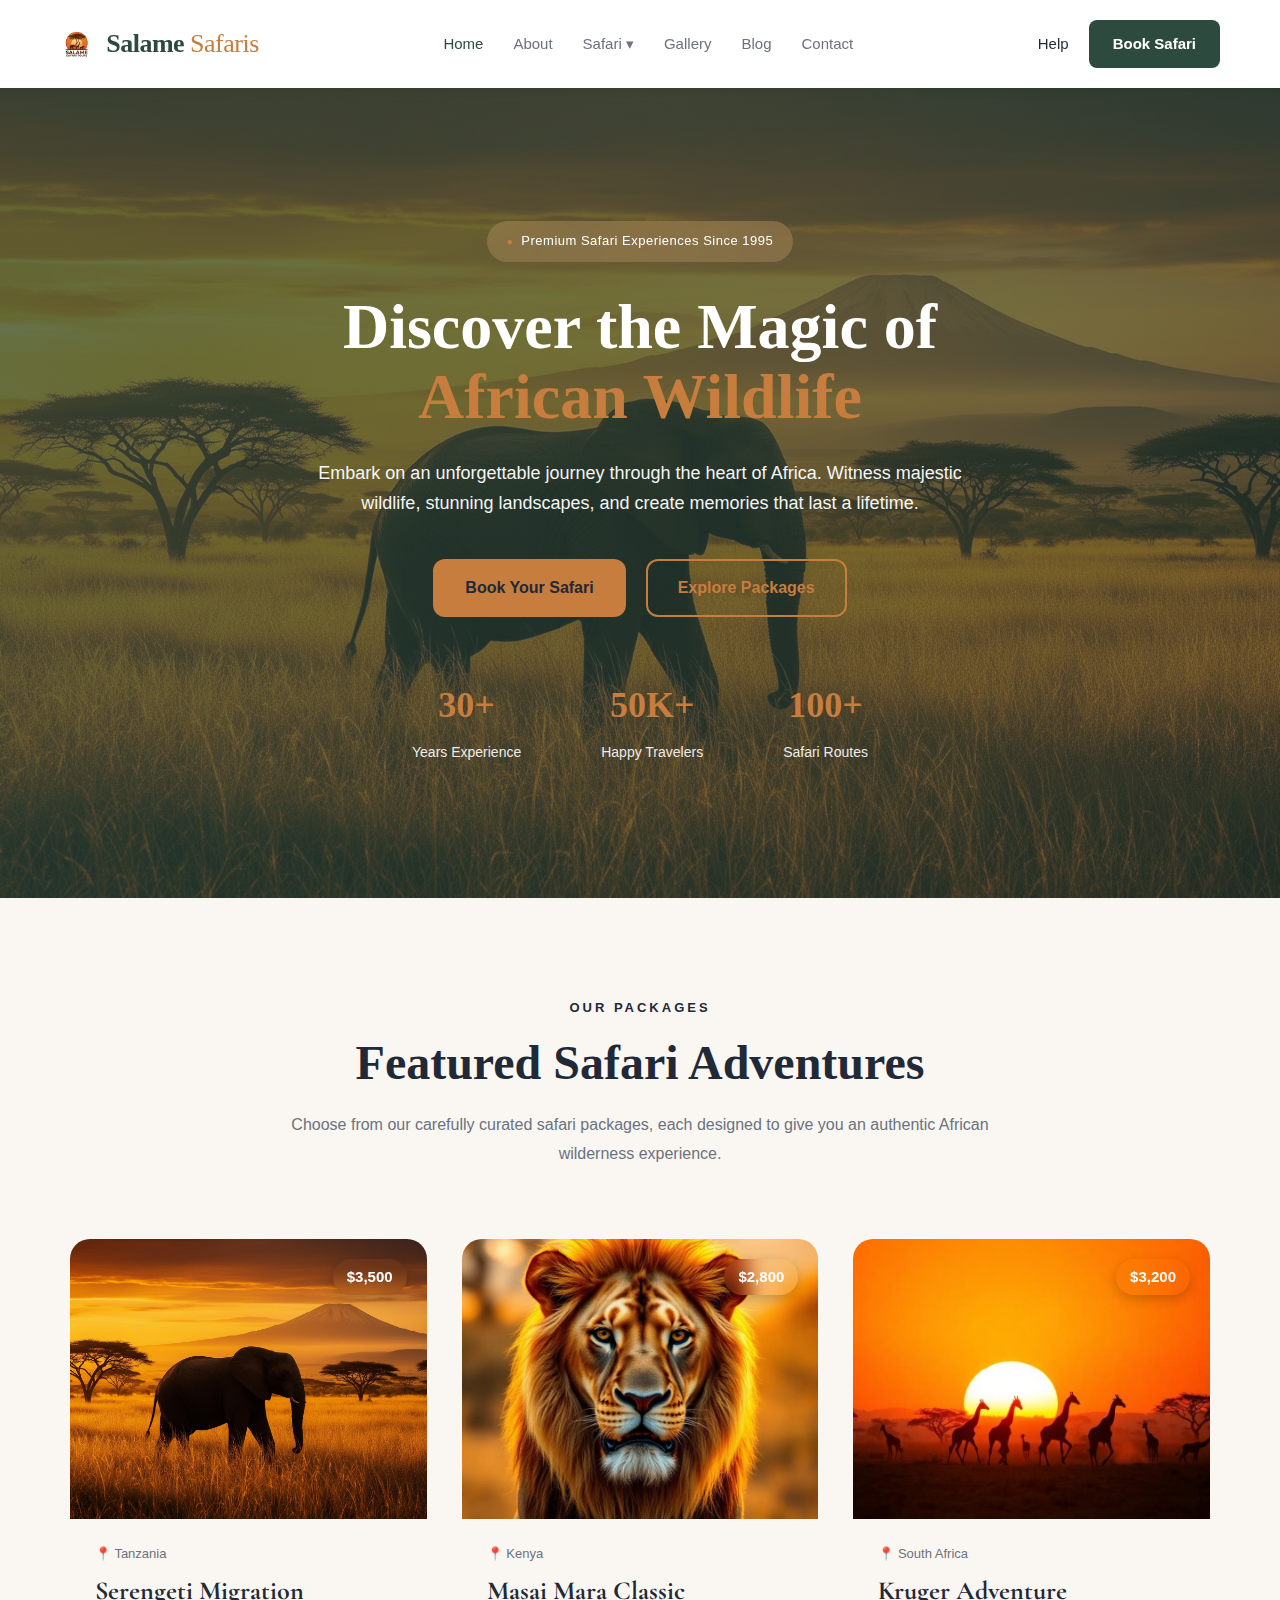
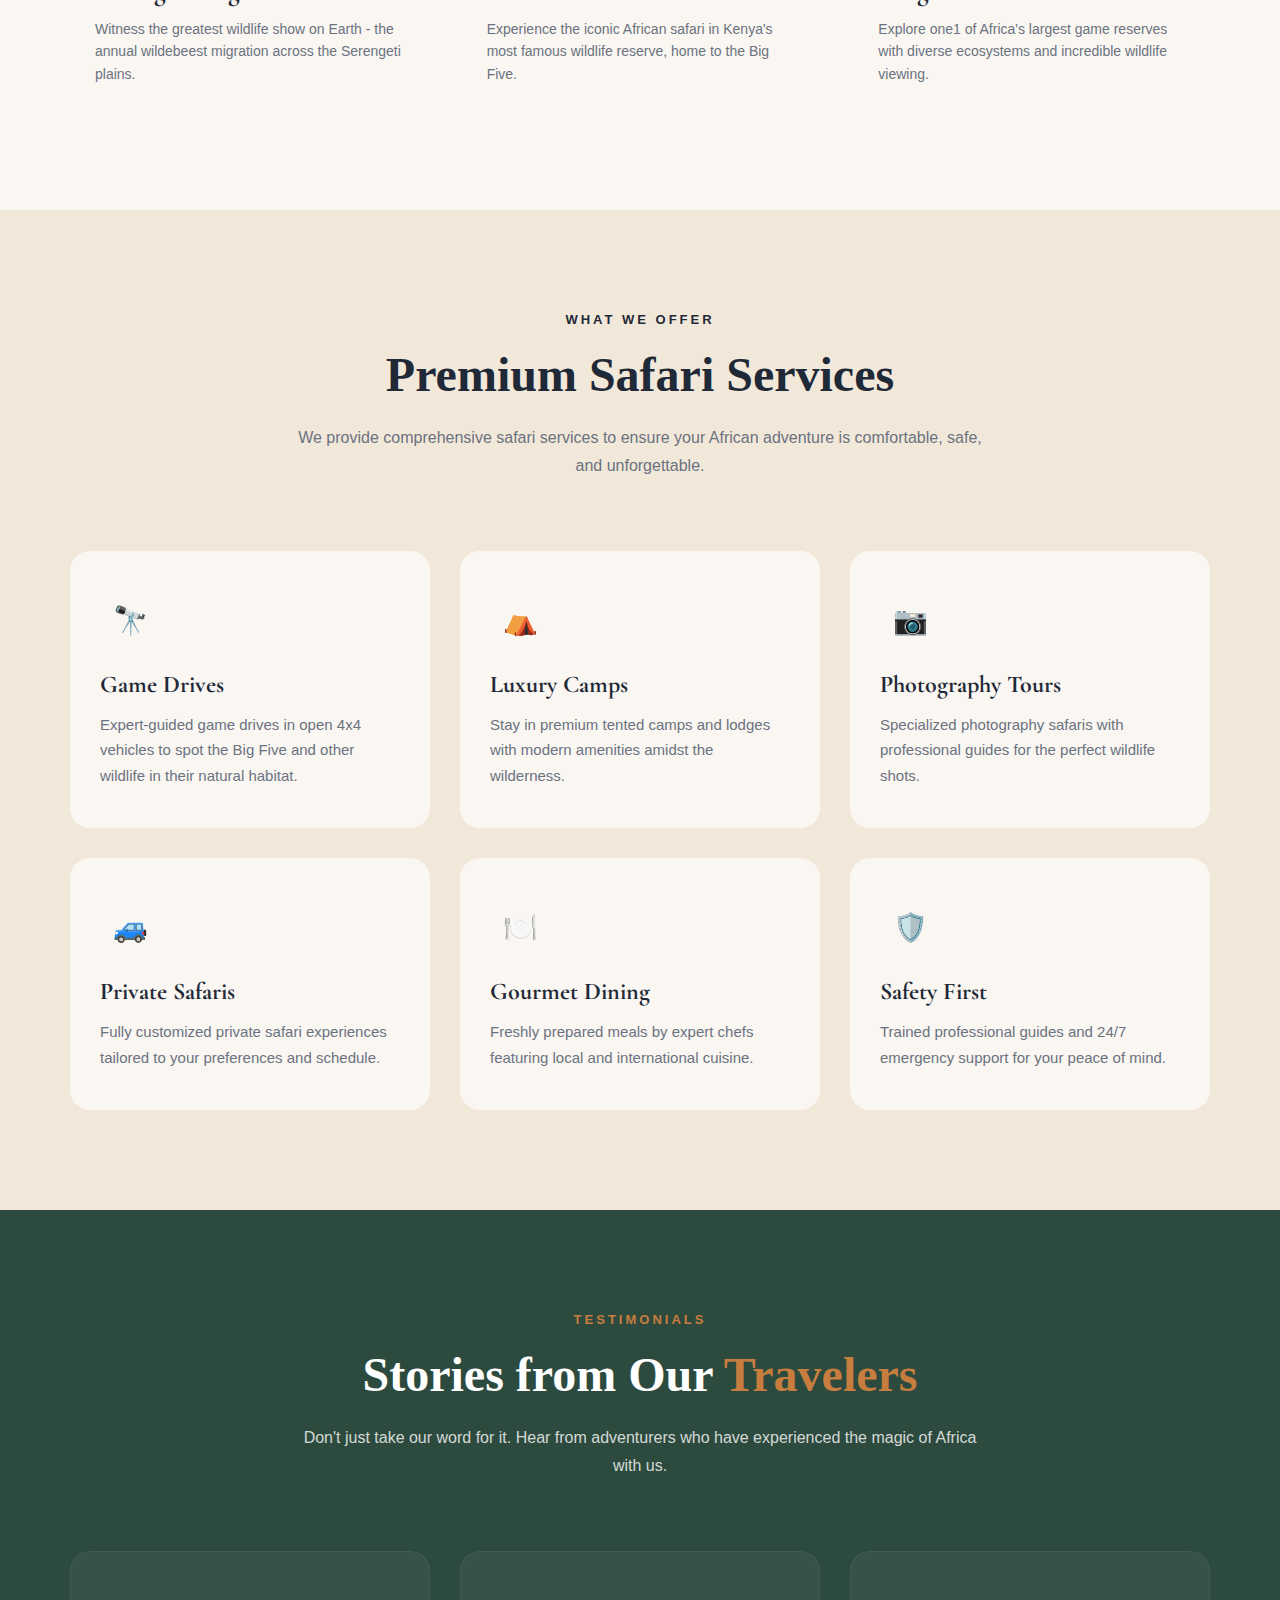
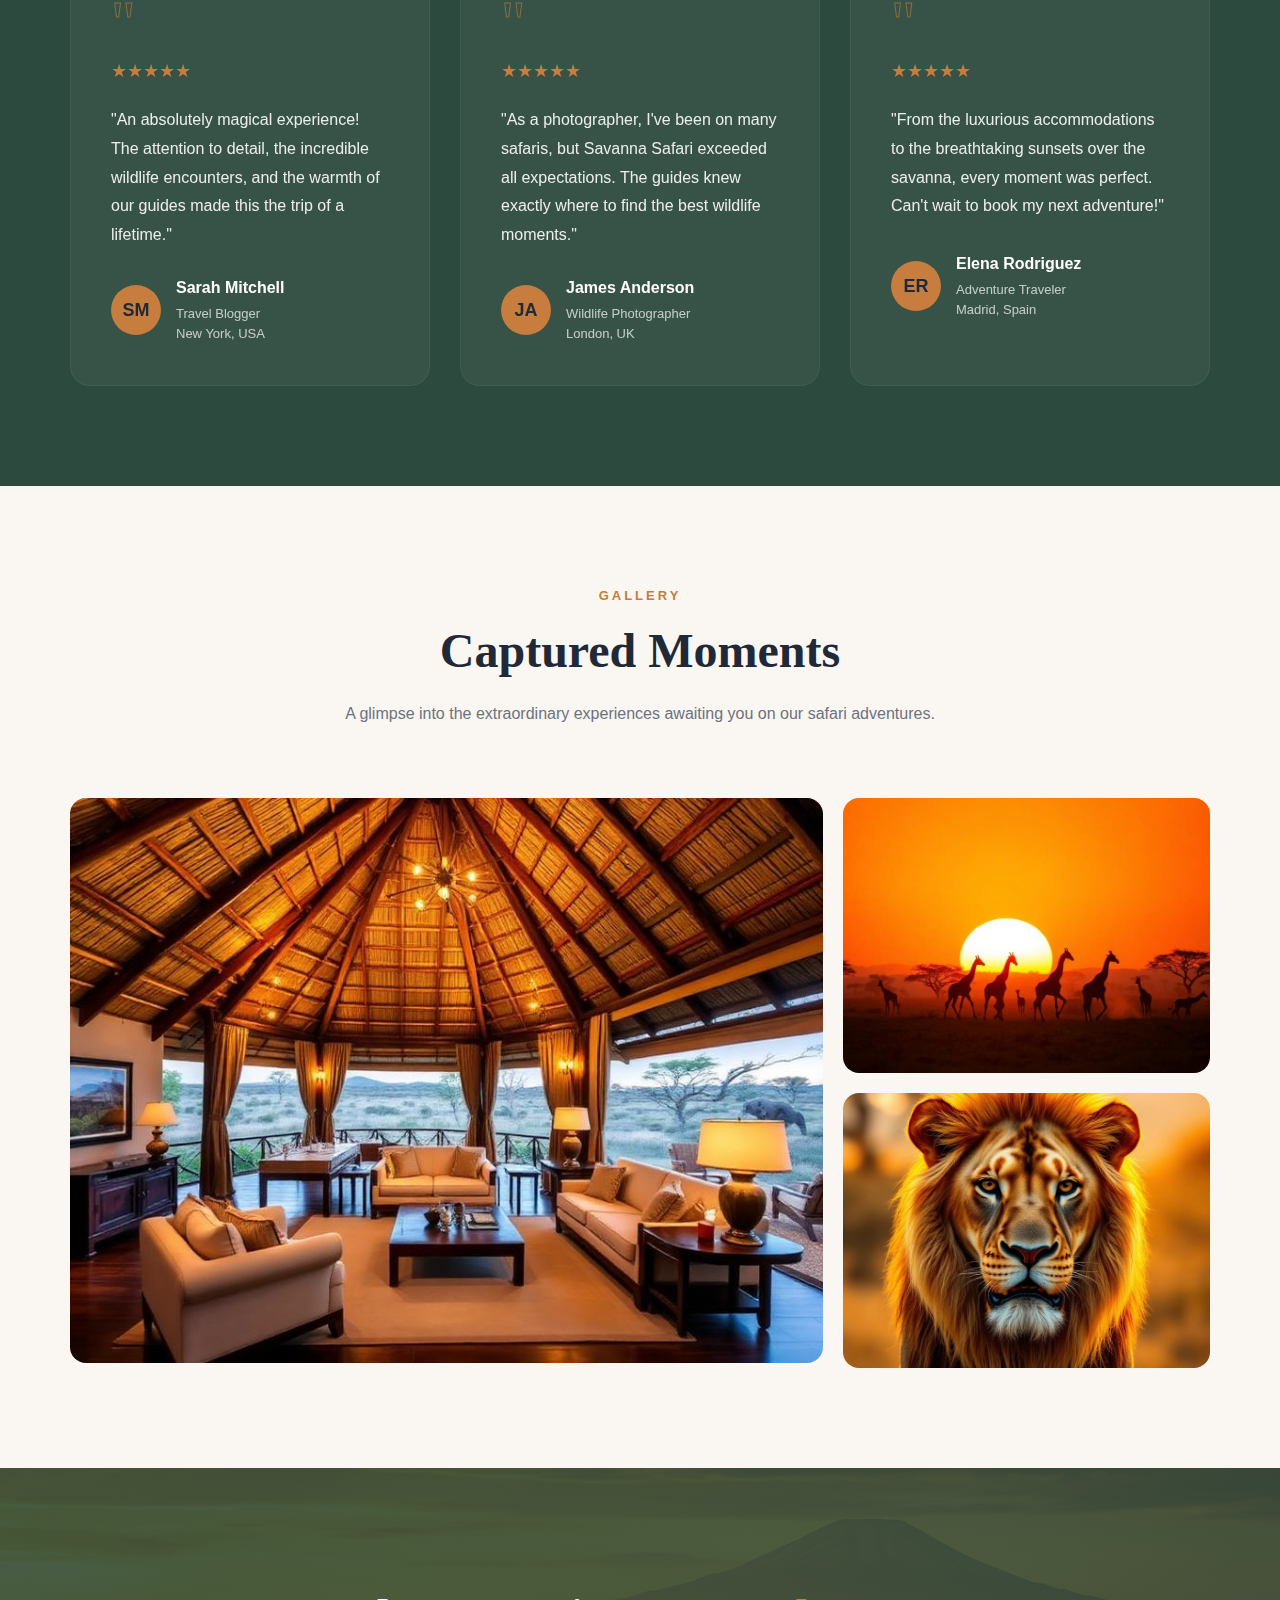
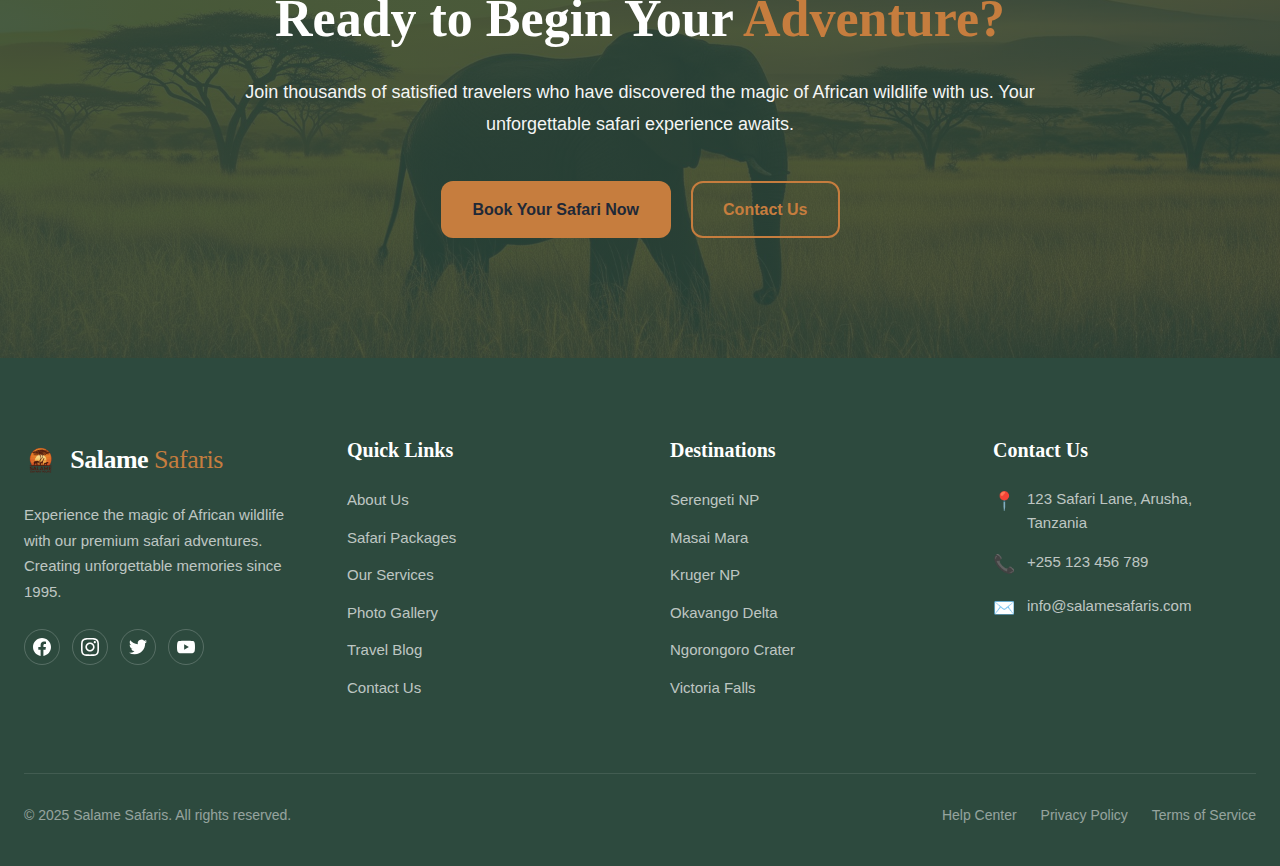
<file: index.html>
<!DOCTYPE html>
<html lang="en">

<head>
  <meta charset="UTF-8" />
  <meta name="viewport" content="width=device-width, initial-scale=1.0" />
  <title>Salame Safaris - Premium African Safari Adventures</title>
  <style>
    @import url('https://fonts.googleapis.com/css2?family=Cormorant+Garamond:wght@400;600;700&family=Montserrat:wght@300;400;500;600&display=swap');

    :root {
      --color-jungle: #2D4A3E;
      --color-jungle-dark: #1a2e26;
      --color-gold: #C67D3E;
      --color-gold-dark: #a56632;
      --color-cream: #FAF7F2;
      --color-beige: #F2E8DA;
      --color-text: #1f2937;
      --color-text-muted: #6b7280;
      --color-border: #e5e7eb;
      --color-white: #ffffff;
      --radius-sm: 8px;
      --radius-md: 12px;
      --radius-lg: 16px;
      --radius-full: 9999px;
      --transition: all 0.3s ease;
    }

    * {
      margin: 0;
      padding: 0;
      box-sizing: border-box;
    }

    body {
      background: var(--color-cream);
      color: var(--color-text);
      font-family: 'Lato', sans-serif;
      line-height: 1.6;
      overflow-x: hidden;
    }

    h1,
    h2,
    h3,
    h4 {
      font-family: 'Playfair Display', serif;
      font-weight: 700;
      line-height: 1.2;
    }

    /* ================= NAVIGATION ================= */
    .nav {
      display: flex;
      align-items: center;
      justify-content: space-between;
      padding: 20px 60px;
      background: var(--color-white);
      position: sticky;
      top: 0;
      z-index: 1000;
      box-shadow: 0 2px 10px rgba(0, 0, 0, 0.05);
    }

    .header {
      background: #fff;
      border-bottom: 1px solid var(--color-border);
      position: sticky;
      top: 0;
      z-index: 100;
    }

    .logo {
      display: flex;
      align-items: center;
      gap: 15px;
      gap: 12px;
      text-decoration: none;
    }

    .logo img {
      height: 44px;
      width: auto;
      object-fit: contain;
    }

    .logo-text {
      font-family: 'Playfair Display', serif;
      font-size: 26px;
      font-weight: 900;
      color: var(--color-jungle);
      letter-spacing: -0.5px;
      line-height: 1;
    }

    .logo-text span {
      color: var(--color-gold);
      font-weight: 400;
    }

    .nav nav {
      display: flex;
      gap: 30px;
      align-items: center;
    }

    .nav nav a {
      text-decoration: none;
      color: var(--color-text-muted);
      font-size: 15px;
      font-weight: 500;
      transition: var(--transition);
      position: relative;
    }

    .nav nav a:hover,
    .nav nav a.active {
      color: var(--color-jungle);
    }

    /* Dropdown Styles */
    .dropdown {
      position: relative;
      height: 100%;
      display: flex;
      align-items: center;
    }

    .dropdown-trigger {
      display: flex;
      align-items: center;
      gap: 4px;
      cursor: pointer;
      color: var(--color-text-muted);
      font-size: 15px;
      font-weight: 400;
      transition: all 0.3s ease;
      text-decoration: none;
    }

    .dropdown-trigger:hover,
    .dropdown-trigger.active {
      color: var(--color-jungle);
      font-weight: 600;
    }

    .dropdown-content {
      position: absolute;
      top: 100%;
      left: 50%;
      transform: translateX(-50%) translateY(10px);
      background: var(--color-white);
      min-width: 180px;
      box-shadow: 0 10px 30px rgba(0, 0, 0, 0.1);
      border-radius: 12px;
      padding: 10px 0;
      opacity: 0;
      visibility: hidden;
      transition: all 0.3s ease;
      z-index: 1001;
    }

    .dropdown:hover .dropdown-content {
      opacity: 1;
      visibility: visible;
      transform: translateX(-50%) translateY(0);
    }

    .dropdown-content a {
      display: block;
      padding: 10px 20px;
      white-space: nowrap;
      color: var(--color-text-muted);
      font-size: 14px;
      transition: all 0.2s ease;
      text-align: left;
    }

    .dropdown-content a:hover {
      background: rgba(0, 0, 0, 0.03);
      color: var(--color-jungle);
    }

    .nav-actions {
      display: flex;
      align-items: center;
      gap: 20px;
    }

    .nav-help {
      color: var(--color-text);
      text-decoration: none;
      font-size: 15px;
      font-weight: 500;
    }

    .btn-primary {
      background: var(--color-jungle);
      color: white;
      padding: 12px 24px;
      border-radius: var(--radius-sm);
      text-decoration: none;
      font-size: 15px;
      font-weight: 600;
      transition: var(--transition);
      border: none;
      cursor: pointer;
    }

    .btn-primary:hover {
      background: var(--color-jungle-dark);
      transform: translateY(-2px);
      box-shadow: 0 4px 12px rgba(0, 0, 0, 0.1);
    }

    .lightbox-close {
      position: absolute;
      top: 24px;
      right: 32px;
      font-size: 48px;
      background: none;
      border: none;
      color: var(--color-white);
      cursor: pointer;
      line-height: 1;
      width: 48px;
      height: 48px;
      display: flex;
      align-items: center;
      justify-content: center;
      overflow: hidden;
    }

    .mobile-menu-btn {
      display: none;
      background: none;
      border: none;
      font-size: 24px;
      color: var(--color-jungle);
      cursor: pointer;
    }

    /* ================= HERO ================= */
    .hero {
      position: relative;
      height: 90vh;
      min-height: 600px;
      display: flex;
      align-items: center;
      justify-content: center;
      overflow: hidden;
    }

    .hero-img {
      position: absolute;
      inset: 0;
      width: 100%;
      height: 100%;
      object-fit: cover;
    }

    .hero-overlay {
      position: absolute;
      inset: 0;
      background: linear-gradient(135deg, rgba(45, 74, 62, 0.75), rgba(45, 74, 62, 0.55));
    }

    .item-caption {
      color: var(--color-cream);
      opacity: 0;
      transform: translateY(12px);
      transition: all 0.3s ease;
      padding: 0 16px;
      text-align: center;
      font-weight: 500;
      font-size: 15px;
    }

    .gallery-item:hover .item-caption {
      opacity: 1;
      transform: translateY(0);
    }

    .hero-content {
      position: relative;
      max-width: 900px;
      text-align: center;
      color: #fff;
      padding: 0 20px;
      z-index: 10;
      animation: fadeInUp 1s ease-out;
    }

    @keyframes fadeInUp {
      from {
        opacity: 0;
        transform: translateY(30px);
      }

      to {
        opacity: 1;
        transform: translateY(0);
      }
    }

    .pill {
      display: inline-flex;
      align-items: center;
      gap: 8px;
      background: rgba(212, 165, 116, 0.3);
      backdrop-filter: blur(10px);
      padding: 10px 20px;
      border-radius: 30px;
      margin-bottom: 30px;
      font-size: 13px;
      font-weight: 400;
      letter-spacing: 0.5px;
      animation: fadeIn 1s ease-out 0.3s both;
    }

    .pill::before {
      content: '●';
      color: var(--color-gold);
      font-size: 10px;
    }

    @keyframes fadeIn {
      from {
        opacity: 0;
      }

      to {
        opacity: 1;
      }
    }

    .hero h1 {
      font-size: clamp(36px, 6vw, 64px);
      line-height: 1.1;
      margin-bottom: 25px;
      animation: fadeInUp 1s ease-out 0.5s both;
    }

    .hero h1 span {
      color: var(--color-gold);
    }

    .hero p {
      font-size: clamp(15px, 2vw, 18px);
      margin: 0 auto 40px;
      opacity: 0.95;
      max-width: 700px;
      line-height: 1.7;
      animation: fadeInUp 1s ease-out 0.7s both;
    }

    .hero-actions {
      display: flex;
      gap: 20px;
      justify-content: center;
      flex-wrap: wrap;
      margin-bottom: 60px;
      animation: fadeInUp 1s ease-out 0.9s both;
    }

    .btn-gold {
      background: var(--color-gold);
      padding: 16px 32px;
      border-radius: var(--radius-md);
      text-decoration: none;
      color: var(--color-text);
      font-weight: 700;
      font-size: 16px;
      transition: var(--transition);
      border: none;
      cursor: pointer;
    }

    .btn-gold:hover {
      background: var(--color-gold-dark);
      transform: translateY(-2px);
      box-shadow: 0 6px 20px rgba(245, 158, 11, 0.3);
    }

    .btn-outline {
      border: 2px solid var(--color-gold);
      padding: 14px 30px;
      border-radius: var(--radius-md);
      text-decoration: none;
      color: var(--color-gold);
      font-weight: 600;
      font-size: 16px;
      background: transparent;
      transition: var(--transition);
      cursor: pointer;
    }

    .btn-outline:hover {
      background: rgba(245, 158, 11, 0.1);
      transform: translateY(-2px);
    }

    .hero-stats {
      display: flex;
      justify-content: center;
      gap: clamp(30px, 8vw, 80px);
      flex-wrap: wrap;
      animation: fadeInUp 1s ease-out 1.1s both;
    }

    .hero-stats>div {
      text-align: center;
    }

    .hero-stats strong {
      color: var(--color-gold);
      font-size: clamp(28px, 4vw, 36px);
      display: block;
      font-family: 'Playfair Display', serif;
      margin-bottom: 5px;
    }

    .hero-stats span {
      font-size: 14px;
      opacity: 0.9;
      font-weight: 300;
    }

    /* ================= SECTIONS ================= */
    .section {
      padding: 100px 70px;
      text-align: center;
    }

    .section.soft {
      background: var(--color-beige);
    }

    .section.dark {
      background: var(--color-jungle);
      color: white;
    }

    .section-label {
      color: var(--emerald);
      letter-spacing: 3px;
      font-size: 13px;
      font-weight: 600;
      text-transform: uppercase;
      margin-bottom: 15px;
      display: block;
    }

    .section.dark .section-label {
      color: var(--color-gold);
    }

    .section h2 {
      font-size: clamp(32px, 5vw, 48px);
      margin: 0 0 20px 0;
      color: var(--color-text);
    }

    .section.dark h2 {
      color: white;
    }

    .section.dark h2 span {
      color: var(--color-gold);
    }

    .subtitle {
      max-width: 700px;
      margin: 0 auto 70px;
      color: var(--color-text-muted);
      font-size: 16px;
      line-height: 1.8;
    }

    .section.dark .subtitle {
      color: rgba(255, 255, 255, 0.8);
    }

    /* ================= PACKAGES ================= */
    .card-grid {
      display: grid;
      grid-template-columns: repeat(auto-fit, minmax(300px, 1fr));
      gap: 35px;
      max-width: 1400px;
      margin: 0 auto;
    }

    .card {
      background: var(--color-cream);
      /* Using cream to match design background */
      border-radius: 20px;
      overflow: hidden;
      text-align: left;
      position: relative;
      transition: all 0.4s ease;
      cursor: pointer;
    }

    .card:hover {
      transform: translateY(-8px);
      box-shadow: 0 20px 40px rgba(0, 0, 0, 0.15);
    }

    .card-image {
      position: relative;
      overflow: hidden;
      height: 280px;
    }

    .card img {
      width: 100%;
      height: 100%;
      object-fit: cover;
      transition: transform 0.4s ease;
    }

    .card:hover img {
      transform: scale(1.1);
    }

    .price {
      position: absolute;
      top: 20px;
      right: 20px;
      background: var(--emerald);
      color: white;
      padding: 6px 14px;
      border-radius: 20px;
      font-size: 15px;
      font-weight: 600;
      backdrop-filter: blur(10px);
      box-shadow: 0 4px 12px rgba(0, 0, 0, 0.2);
    }

    .card-body {
      padding: 25px;
    }

    .card-body small {
      color: var(--color-text-muted);
      font-size: 13px;
      display: flex;
      align-items: center;
      gap: 5px;
      margin-bottom: 10px;
    }

    .card-body h3 {
      font-size: 26px;
      color: var(--color-text);
      font-family: 'Cormorant Garamond', serif;
      font-weight: 700;
      margin-bottom: 12px;
    }

    .card-body p {
      color: var(--color-text-muted);
      font-size: 14px;
      line-height: 1.6;
    }

    /* ================= SERVICES ================= */
    .service-grid {
      display: grid;
      grid-template-columns: repeat(auto-fit, minmax(280px, 1fr));
      gap: 30px;
      max-width: 1400px;
      margin: 0 auto;
    }

    .service {
      background: var(--color-cream);
      padding: 40px 30px;
      border-radius: 20px;
      text-align: left;
      transition: all 0.3s ease;
    }

    .service:hover {
      transform: translateY(-5px);
      box-shadow: 0 15px 35px rgba(0, 0, 0, 0.08);
    }

    .icon {
      width: 60px;
      height: 60px;
      background: var(--emerald);
      color: white;
      border-radius: 12px;
      /* Slightly squarer as per design look */
      display: flex;
      align-items: center;
      justify-content: center;
      margin-bottom: 20px;
      font-size: 28px;
      transition: all 0.3s ease;
    }

    .service:hover .icon {
      transform: scale(1.05);
      background: #357a66;
      /* darker emerald */
    }

    .service h4 {
      font-size: 24px;
      margin-bottom: 12px;
      color: var(--color-text);
      font-family: 'Cormorant Garamond', serif;
      font-weight: 700;
    }

    .service p {
      color: var(--color-text-muted);
      font-size: 15px;
      line-height: 1.7;
    }

    /* ================= TESTIMONIALS ================= */
    .testimonial-grid {
      display: grid;
      grid-template-columns: repeat(auto-fit, minmax(320px, 1fr));
      gap: 30px;
      max-width: 1400px;
      margin: 0 auto;
    }

    .testimonial {
      background: rgba(255, 255, 255, 0.05);
      /* Subtle glassy overlay on dark green */
      backdrop-filter: blur(10px);
      padding: 40px;
      border-radius: 20px;
      text-align: left;
      transition: all 0.3s ease;
      border: 1px solid rgba(255, 255, 255, 0.05);
    }

    .testimonial:hover {
      background: rgba(255, 255, 255, 0.1);
      transform: translateY(-5px);
    }

    .quote-icon {
      font-size: 60px;
      color: transparent;
      -webkit-text-stroke: 1px var(--color-gold);
      /* Outlined style */
      opacity: 0.6;
      margin-bottom: 5px;
      font-family: Georgia, serif;
      line-height: 1;
    }

    .stars {
      color: var(--color-gold);
      font-size: 18px;
      margin-bottom: 20px;
      display: flex;
      gap: 3px;
    }

    .testimonial-text {
      font-size: 16px;
      line-height: 1.8;
      margin-bottom: 25px;
      color: rgba(255, 255, 255, 0.9);
      font-weight: 300;
      min-height: 120px;
      /* Force uniformity */
    }

    .testimonial-author {
      display: flex;
      align-items: center;
      gap: 15px;
    }

    .author-avatar {
      width: 50px;
      height: 50px;
      border-radius: 50%;
      background: var(--color-gold);
      display: flex;
      align-items: center;
      justify-content: center;
      font-weight: 700;
      color: var(--color-text);
      /* Dark text on gold for contrast */
      font-size: 18px;
    }

    .author-info h5 {
      font-size: 16px;
      margin-bottom: 3px;
      font-weight: 600;
    }

    .author-info p {
      font-size: 13px;
      opacity: 0.7;
    }

    /* ================= GALLERY ================= */
    .gallery-grid {
      display: grid;
      grid-template-columns: repeat(auto-fit, minmax(300px, 1fr));
      gap: 20px;
      max-width: 1400px;
      margin: 0 auto;
    }

    .gallery-item {
      position: relative;
      overflow: hidden;
      border-radius: 16px;
      cursor: pointer;
      aspect-ratio: 4/3;
    }

    .gallery-item img {
      width: 100%;
      height: 100%;
      object-fit: cover;
      transition: transform 0.4s ease;
    }

    .gallery-item:hover img {
      transform: scale(1.15);
    }

    .gallery-item:first-child {
      grid-column: span 2;
      grid-row: span 2;
    }

    .gallery-overlay {
      position: absolute;
      inset: 0;
      background: linear-gradient(to top, rgba(0, 0, 0, 0.6), transparent);
      opacity: 0;
      transition: opacity 0.3s ease;
      display: flex;
      align-items: flex-end;
      padding: 25px;
      color: white;
    }

    .gallery-item:hover .gallery-overlay {
      opacity: 1;
    }

    /* ================= CTA SECTION ================= */
    .cta-section {
      position: relative;
      padding: 120px 70px;
      text-align: center;
      overflow: hidden;
    }

    .cta-bg {
      position: absolute;
      inset: 0;
      width: 100%;
      height: 100%;
      object-fit: cover;
    }

    .cta-overlay {
      position: absolute;
      inset: 0;
      background: linear-gradient(135deg, rgba(45, 74, 62, 0.88), rgba(45, 74, 62, 0.82));
    }

    .cta-content {
      position: relative;
      z-index: 10;
      max-width: 800px;
      margin: 0 auto;
      color: white;
    }

    .cta-content h2 {
      font-size: clamp(36px, 5vw, 52px);
      margin-bottom: 25px;
      color: white;
    }

    .cta-content h2 span {
      color: var(--color-gold);
    }

    .cta-content p {
      font-size: 18px;
      margin-bottom: 40px;
      opacity: 0.95;
      line-height: 1.8;
    }

    .cta-actions {
      display: flex;
      gap: 20px;
      justify-content: center;
      flex-wrap: wrap;
    }

    /* ================= MASTER FOOTER ================= */
    .footer {
      background: var(--color-jungle);
      color: var(--color-white);
      padding: 80px 24px 40px;
      font-family: 'Lato', sans-serif;
    }

    .footer-grid {
      max-width: 1400px;
      margin: 0 auto;
      display: grid;
      grid-template-columns: repeat(auto-fit, minmax(250px, 1fr));
      gap: 60px;
      margin-bottom: 60px;
    }

    .footer-column h4 {
      font-family: 'Playfair Display', serif;
      font-size: 20px;
      font-weight: 700;
      margin-bottom: 25px;
      color: var(--color-white);
    }

    .footer-brand .logo {
      margin-bottom: 20px;
      display: flex;
      align-items: center;
      gap: 12px;
    }

    .footer-brand .logo-circle {
      width: 44px;
      height: 44px;
      background: var(--color-gold);
      border-radius: 50%;
      display: flex;
      align-items: center;
      justify-content: center;
      color: var(--color-jungle);
      font-family: 'Cormorant Garamond', serif;
      font-size: 20px;
      font-weight: 700;
    }

    .footer-brand .logo-text .logo-main {
      font-family: 'Cormorant Garamond', serif;
      font-size: 22px;
      font-weight: 700;
      color: var(--color-white);
      line-height: 1;
    }

    .footer-brand .logo-text .logo-sub {
      font-size: 12px;
      color: rgba(255, 255, 255, 0.6);
      text-transform: uppercase;
      letter-spacing: 1px;
    }

    .footer-description {
      font-size: 15px;
      line-height: 1.7;
      color: rgba(255, 255, 255, 0.7);
      margin-bottom: 25px;
    }

    .footer-social {
      display: flex;
      gap: 12px;
    }

    .social-icon {
      width: 36px;
      height: 36px;
      border-radius: 50%;
      border: 1px solid rgba(255, 255, 255, 0.2);
      display: flex;
      align-items: center;
      justify-content: center;
      color: var(--color-white);
      transition: var(--transition);
      text-decoration: none;
    }

    .social-icon:hover {
      background: var(--color-gold);
      border-color: var(--color-gold);
      color: var(--color-jungle);
      transform: translateY(-3px);
    }

    .footer-links {
      list-style: none;
      padding: 0;
      margin: 0;
    }

    .footer-links li {
      margin-bottom: 12px;
    }

    .footer-links a {
      color: rgba(255, 255, 255, 0.7);
      text-decoration: none;
      font-size: 15px;
      transition: var(--transition);
    }

    .footer-links a:hover {
      color: var(--color-gold);
      padding-left: 5px;
    }

    .footer-contact {
      display: flex;
      flex-direction: column;
      gap: 15px;
    }

    .contact-item {
      display: flex;
      align-items: flex-start;
      gap: 12px;
      color: rgba(255, 255, 255, 0.7);
      font-size: 15px;
    }

    .contact-icon {
      color: var(--color-gold);
      font-size: 18px;
      flex-shrink: 0;
    }

    .footer-bottom {
      max-width: 1400px;
      margin: 0 auto;
      padding-top: 30px;
      border-top: 1px solid rgba(255, 255, 255, 0.1);
      display: flex;
      flex-direction: column;
      align-items: center;
      gap: 15px;
      text-align: center;
    }

    @media (min-width: 768px) {
      .footer-bottom {
        flex-direction: row;
        justify-content: space-between;
        text-align: left;
      }
    }

    .footer-bottom p {
      font-size: 14px;
      color: rgba(255, 255, 255, 0.5);
    }

    .footer-bottom-links {
      display: flex;
      gap: 24px;
    }

    .footer-bottom-links a {
      font-size: 14px;
      color: rgba(255, 255, 255, 0.5);
      text-decoration: none;
      transition: var(--transition);
    }

    .footer-bottom-links a:hover {
      color: var(--color-gold);
    }

    /* ================= RESPONSIVE ================= */
    @media (max-width: 1024px) {
      .nav {
        padding: 20px 40px;
      }

      .section {
        padding: 80px 40px;
      }

      .footer {
        padding: 60px 40px 30px;
      }

      .cta-section {
        padding: 100px 40px;
      }
    }

    @media (max-width: 768px) {
      .nav {
        padding: 15px 20px;
      }

      .nav nav {
        position: fixed;
        top: 70px;
        left: -100%;
        width: 100%;
        height: calc(100vh - 70px);
        background: var(--color-white);
        flex-direction: column;
        padding: 40px 20px;
        gap: 20px;
        transition: left 0.3s ease;
        box-shadow: 0 10px 30px rgba(0, 0, 0, 0.1);
      }

      .nav nav.active {
        left: 0;
      }

      .nav nav a {
        font-size: 18px;
        padding: 10px 0;
      }

      .mobile-menu-btn {
        display: block;
      }

      .section {
        padding: 60px 20px;
      }

      .hero {
        height: 80vh;
        min-height: 500px;
      }

      .hero-content {
        padding: 0 20px;
      }

      .gallery-grid {
        display: flex;
        flex-direction: column;
        height: auto;
      }

      .gallery-item {
        height: 300px;
        /* Fixed height for mobile items */
        width: 100%;
      }

      .card-grid,
      .service-grid,
      .testimonial-grid {
        grid-template-columns: 1fr;
        gap: 25px;
      }

      .gallery-item:first-child {
        grid-column: auto;
        grid-row: auto;
      }

      .footer {
        padding: 50px 20px 20px;
      }

      .footer-content {
        gap: 40px;
      }

      .cta-section {
        padding: 80px 20px;
      }

      .hero-actions {
        flex-direction: column;
        width: 100%;
        max-width: 300px;
        margin-left: auto;
        margin-right: auto;
      }

      .btn-gold,
      .btn-outline {
        width: 100%;
        text-align: center;
      }
    }

    @media (max-width: 480px) {
      .logo-text {
        display: none;
      }

      .hero-stats {
        gap: 30px;
      }

      .section h2 {
        font-size: 28px;
      }
    }
  </style>
</head>

<body>

  <!-- ================= NAVIGATION ================= -->
  <header class="nav">
    <a href="index.html" class="logo">
      <img src="pictures/logo2.png" alt="Salame Safaris">
      <span class="logo-text">Salame <span>Safaris</span></span>
    </a>

    <nav id="mainNav">
      <a href="index.html" class="active">Home</a>
      <a href="About.html">About</a>
      <div class="dropdown">
        <a href="Packages.html" class="dropdown-trigger">Safari ▾</a>
        <div class="dropdown-content">
          <a href="Packages.html">Packages</a>
          <a href="Services.html">Services</a>
        </div>
      </div>
      <a href="Gallery.html">Gallery</a>
      <a href="blog.html">Blog</a>
      <a href="Contact.html">Contact</a>
    </nav>

    <div class="nav-actions">
      <a href="Help.html" class="nav-help">Help</a>
      <button class="mobile-menu-btn" onclick="toggleMenu()">☰</button>
      <a href="Booking.html" class="btn-primary">Book Safari</a>
    </div>
  </header>

  <!-- ================= HERO ================= -->
  <section class="hero" id="home">
    <img src="Assests/hero-safari.jpg" class="hero-img" alt="African Savanna Sunset">
    <div class="hero-overlay"></div>

    <div class="hero-content">
      <div class="pill">Premium Safari Experiences Since 1995</div>

      <h1>
        Discover the Magic of <br>
        <span>African Wildlife</span>
      </h1>

      <p>
        Embark on an unforgettable journey through the heart of Africa.
        Witness majestic wildlife, stunning landscapes, and create memories
        that last a lifetime.
      </p>

      <div class="hero-actions">
        <a href="#packages" class="btn-gold">Book Your Safari</a>
        <a href="#packages" class="btn-outline">Explore Packages</a>
      </div>

      <div class="hero-stats">
        <div><strong>30+</strong><span>Years Experience</span></div>
        <div><strong>50K+</strong><span>Happy Travelers</span></div>
        <div><strong>100+</strong><span>Safari Routes</span></div>
      </div>
    </div>
  </section>

  <!-- ================= PACKAGES ================= -->
  <section class="section" id="packages">
    <small class="section-label">Our Packages</small>
    <h2>Featured Safari Adventures</h2>
    <p class="subtitle">
      Choose from our carefully curated safari packages, each designed
      to give you an authentic African wilderness experience.
    </p>

    <div class="card-grid">
      <div class="card">
        <div class="card-image">
          <img src="Assests/hero-safari.jpg" alt="Elephant in Serengeti">
          <span class="price">$3,500</span>
        </div>
        <div class="card-body">
          <small>📍 Tanzania</small>
          <h3>Serengeti Migration</h3>
          <p>Witness the greatest wildlife show on Earth - the annual wildebeest migration across the Serengeti plains.
          </p>
        </div>
      </div>

      <div class="card">
        <div class="card-image">
          <img src="Assests/lion-portrait.jpg" alt="Lions in Masai Mara">
          <span class="price">$2,800</span>
        </div>
        <div class="card-body">
          <small>📍 Kenya</small>
          <h3>Masai Mara Classic</h3>
          <p>Experience the iconic African safari in Kenya's most famous wildlife reserve, home to the Big Five.</p>
        </div>
      </div>

      <div class="card">
        <div class="card-image">
          <img src="Assests/giraffes-sunrise.jpg" alt="Giraffe at sunset">
          <span class="price">$3,200</span>
        </div>
        <div class="card-body">
          <small>📍 South Africa</small>
          <h3>Kruger Adventure</h3>
          <p>Explore one1 of Africa's largest game reserves with diverse ecosystems and incredible wildlife viewing.</p>
        </div>
      </div>
    </div>
  </section>

  <!-- ================= SERVICES ================= -->
  <section class="section soft" id="services">
    <small class="section-label">What We Offer</small>
    <h2>Premium Safari Services</h2>
    <p class="subtitle">
      We provide comprehensive safari services to ensure your African adventure
      is comfortable, safe, and unforgettable.
    </p>

    <div class="service-grid">
      <div class="service">
        <div class="icon">🔭</div>
        <h4>Game Drives</h4>
        <p>Expert-guided game drives in open 4x4 vehicles to spot the Big Five and other wildlife in their natural
          habitat.</p>
      </div>

      <div class="service">
        <div class="icon">⛺</div>
        <h4>Luxury Camps</h4>
        <p>Stay in premium tented camps and lodges with modern amenities amidst the wilderness.</p>
      </div>

      <div class="service">
        <div class="icon">📷</div>
        <h4>Photography Tours</h4>
        <p>Specialized photography safaris with professional guides for the perfect wildlife shots.</p>
      </div>

      <div class="service">
        <div class="icon">🚙</div>
        <h4>Private Safaris</h4>
        <p>Fully customized private safari experiences tailored to your preferences and schedule.</p>
      </div>

      <div class="service">
        <div class="icon">🍽️</div>
        <h4>Gourmet Dining</h4>
        <p>Freshly prepared meals by expert chefs featuring local and international cuisine.</p>
      </div>

      <div class="service">
        <div class="icon">🛡️</div>
        <h4>Safety First</h4>
        <p>Trained professional guides and 24/7 emergency support for your peace of mind.</p>
      </div>
    </div>
  </section>

  <!-- ================= TESTIMONIALS ================= -->
  <section class="section dark" id="testimonials">
    <small class="section-label">Testimonials</small>
    <h2>Stories from Our <span>Travelers</span></h2>
    <p class="subtitle">
      Don't just take our word for it. Hear from adventurers who have experienced the magic of Africa with us.
    </p>

    <div class="testimonial-grid">
      <div class="testimonial">
        <div class="quote-icon">"</div>
        <div class="stars">★★★★★</div>
        <p class="testimonial-text">
          "An absolutely magical experience! The attention to detail, the incredible wildlife encounters, and the warmth
          of our guides made this the trip of a lifetime."
        </p>
        <div class="testimonial-author">
          <div class="author-avatar">SM</div>
          <div class="author-info">
            <h5>Sarah Mitchell</h5>
            <p>Travel Blogger<br>New York, USA</p>
          </div>
        </div>
      </div>

      <div class="testimonial">
        <div class="quote-icon">"</div>
        <div class="stars">★★★★★</div>
        <p class="testimonial-text">
          "As a photographer, I've been on many safaris, but Savanna Safari exceeded all expectations. The guides knew
          exactly where to find the best wildlife moments."
        </p>
        <div class="testimonial-author">
          <div class="author-avatar">JA</div>
          <div class="author-info">
            <h5>James Anderson</h5>
            <p>Wildlife Photographer<br>London, UK</p>
          </div>
        </div>
      </div>

      <div class="testimonial">
        <div class="quote-icon">"</div>
        <div class="stars">★★★★★</div>
        <p class="testimonial-text">
          "From the luxurious accommodations to the breathtaking sunsets over the savanna, every moment was perfect.
          Can't wait to book my next adventure!"
        </p>
        <div class="testimonial-author">
          <div class="author-avatar">ER</div>
          <div class="author-info">
            <h5>Elena Rodriguez</h5>
            <p>Adventure Traveler<br>Madrid, Spain</p>
          </div>
        </div>
      </div>
    </div>
  </section>

  <!-- ================= GALLERY ================= -->
  <section class="section" id="gallery">
    <small class="section-label" style="color: var(--color-gold);">Gallery</small>
    <h2>Captured Moments</h2>
    <p class="subtitle">
      A glimpse into the extraordinary experiences awaiting you on our safari adventures.
    </p>

    <div class="gallery-grid">
      <div class="gallery-item">
        <img src="Assests/safari-lodge.jpg" alt="Safari Lodge Interior">
        <div class="gallery-overlay">
          <h4>Luxury Safari Lodges</h4>
        </div>
      </div>
      <div class="gallery-item">
        <img src="Assests/giraffes-sunrise.jpg" alt="Giraffes at sunset">
        <div class="gallery-overlay">
          <h4>Sunset Horizons</h4>
        </div>
      </div>
      <div class="gallery-item">
        <img src="Assests/lion-portrait.jpg" alt="Lion Portrait">
        <div class="gallery-overlay">
          <h4>Majestic Wildlife</h4>
        </div>
      </div>
    </div>
  </section>

  <!-- ================= CTA SECTION ================= -->
  <section class="cta-section" id="book">
    <img src="Assests/hero-safari.jpg" class="cta-bg" alt="African landscape">
    <div class="cta-overlay"></div>

    <div class="cta-content">
      <h2>Ready to Begin Your <span>Adventure?</span></h2>
      <p>
        Join thousands of satisfied travelers who have discovered the magic of African
        wildlife with us. Your unforgettable safari experience awaits.
      </p>
      <div class="cta-actions">
        <a href="#contact" class="btn-gold">Book Your Safari Now</a>
        <a href="#contact" class="btn-outline">Contact Us</a>
      </div>
    </div>
  </section>

  <!-- ================= FOOTER ================= -->
  <footer class="footer">
    <div class="footer-grid">
      <!-- Column 1: Brand -->
      <div class="footer-column footer-brand">
        <a href="index.html" class="logo">
          <img src="pictures/logo2.png" alt="Salame Safaris">
          <span class="logo-text" style="color: white;">Salame <span
              style="color: var(--color-gold);">Safaris</span></span>
        </a>
        <p class="footer-description">
          Experience the magic of African wildlife with our premium safari adventures. Creating unforgettable memories
          since 1995.
        </p>
        <div class="footer-social">
          <a href="#" class="social-icon" aria-label="Facebook">
            <svg width="18" height="18" fill="currentColor" viewBox="0 0 24 24">
              <path
                d="M24 12.073c0-6.627-5.373-12-12-12s-12 5.373-12 12c0 5.99 4.388 10.954 10.125 11.854v-8.385H7.078v-3.47h3.047V9.43c0-3.007 1.792-4.669 4.533-4.669 1.312 0 2.686.235 2.686.235v2.953H15.83c-1.491 0-1.956.925-1.956 1.874v2.25h3.328l-.532 3.47h-2.796v8.385C19.612 23.027 24 18.062 24 12.073z" />
            </svg>
          </a>
          <a href="#" class="social-icon" aria-label="Instagram">
            <svg width="18" height="18" fill="currentColor" viewBox="0 0 24 24">
              <path
                d="M12 2.163c3.204 0 3.584.012 4.85.07 3.252.148 4.771 1.691 4.919 4.919.058 1.265.069 1.645.069 4.849 0 3.205-.012 3.584-.069 4.849-.149 3.225-1.664 4.771-4.919 4.919-1.266.058-1.644.07-4.85.07-3.204 0-3.584-.012-4.849-.07-3.26-.149-4.771-1.699-4.919-4.92-.058-1.265-.07-1.644-.07-4.849 0-3.204.013-3.583.07-4.849.149-3.227 1.664-4.771 4.919-4.919 1.266-.057 1.645-.069 4.849-.069zm0-2.163c-3.259 0-3.667.014-4.947.072-4.358.2-6.78 2.618-6.98 6.98-.059 1.281-.073 1.689-.073 4.948 0 3.259.014 3.668.072 4.948.2 4.358 2.618 6.78 6.98 6.98 1.281.058 1.689.072 4.948.072 3.259 0 3.668-.014 4.948-.072 4.354-.2 6.782-2.618 6.979-6.98.059-1.28.073-1.689.073-4.948 0-3.259-.014-3.667-.072-4.947-.196-4.354-2.617-6.78-6.979-6.98-1.281-.059-1.69-.073-4.949-.073zm0 5.838c-3.403 0-6.162 2.759-6.162 6.162s2.759 6.163 6.162 6.163 6.162-2.759 6.162-6.163c0-3.403-2.759-6.162-6.162-6.162zm0 10.162c-2.209 0-4-1.79-4-4 0-2.209 1.791-4 4-4s4 1.791 4 4c0 2.21-1.791 4-4 4zm6.406-11.845c-.796 0-1.441.645-1.441 1.44s.645 1.44 1.441 1.44c.795 0 1.439-.645 1.439-1.44s-.644-1.44-1.439-1.44z" />
            </svg>
          </a>
          <a href="#" class="social-icon" aria-label="Twitter">
            <svg width="18" height="18" fill="currentColor" viewBox="0 0 24 24">
              <path
                d="M23.953 4.57a10 10 0 01-2.825.775 4.958 4.958 0 002.163-2.723c-.951.555-2.005.959-3.127 1.184a4.92 4.92 0 00-8.384 4.482C7.69 8.095 4.067 6.13 1.64 3.162a4.822 4.822 0 00-.666 2.475c0 1.71.87 3.213 2.188 4.096a4.904 4.904 0 01-2.228-.616v.06a4.923 4.923 0 003.946 4.827 4.996 4.996 0 01-2.212.085 4.936 4.936 0 004.604 3.417 9.867 9.867 0 01-6.102 2.105c-.39 0-.779-.023-1.17-.067a13.995 13.995 0 007.557 2.209c9.053 0 13.998-7.496 13.998-13.985 0-.21 0-.42-.015-.63A9.935 9.935 0 0024 4.59z" />
            </svg>
          </a>
          <a href="#" class="social-icon" aria-label="YouTube">
            <svg width="18" height="18" fill="currentColor" viewBox="0 0 24 24">
              <path
                d="M23.498 6.186a3.016 3.016 0 0 0-2.122-2.136C19.505 3.545 12 3.545 12 3.545s-7.505 0-9.377.505A3.017 3.017 0 0 0 .502 6.186C0 8.07 0 12 0 12s0 3.93.502 5.814a3.016 3.016 0 0 0 2.122 2.136c1.871.505 9.376.505 9.376.505s7.505 0 9.377-.505a3.015 3.015 0 0 0 2.122-2.136C24 15.93 24 12 24 12s0-3.93-.502-5.814zM9.545 15.568V8.432L15.818 12l-6.273 3.568z" />
            </svg>
          </a>
        </div>
      </div>

      <!-- Column 2: Quick Links -->
      <div class="footer-column">
        <h4>Quick Links</h4>
        <ul class="footer-links">
          <li><a href="About.html">About Us</a></li>
          <li><a href="Packages.html">Safari Packages</a></li>
          <li><a href="Services.html">Our Services</a></li>
          <li><a href="Gallery.html">Photo Gallery</a></li>
          <li><a href="blog.html">Travel Blog</a></li>
          <li><a href="Contact.html">Contact Us</a></li>
        </ul>
      </div>

      <!-- Column 3: Destinations -->
      <div class="footer-column">
        <h4>Destinations</h4>
        <ul class="footer-links">
          <li><a href="#">Serengeti NP</a></li>
          <li><a href="#">Masai Mara</a></li>
          <li><a href="#">Kruger NP</a></li>
          <li><a href="#">Okavango Delta</a></li>
          <li><a href="#">Ngorongoro Crater</a></li>
          <li><a href="#">Victoria Falls</a></li>
        </ul>
      </div>

      <!-- Column 4: Contact -->
      <div class="footer-column">
        <h4>Contact Us</h4>
        <div class="footer-contact">
          <div class="contact-item">
            <span class="contact-icon">📍</span>
            <span>123 Safari Lane, Arusha, Tanzania</span>
          </div>
          <div class="contact-item">
            <span class="contact-icon">📞</span>
            <span>+255 123 456 789</span>
          </div>
          <div class="contact-item">
            <span class="contact-icon">✉️</span>
            <span>info@salamesafaris.com</span>
          </div>
        </div>
      </div>
    </div>

    <!-- Footer Bottom -->
    <div class="footer-bottom">
      <p>© 2025 Salame Safaris. All rights reserved.</p>
      <div class="footer-bottom-links">
        <a href="Help.html">Help Center</a>
        <a href="#">Privacy Policy</a>
        <a href="#">Terms of Service</a>
      </div>
    </div>
  </footer>

  <script>
    function toggleMenu() {
      const nav = document.getElementById('mainNav');
      nav.classList.toggle('active');
    }

    // Smooth scrolling for anchor links
    document.querySelectorAll('a[href^="#"]').forEach(anchor => {
      anchor.addEventListener('click', function (e) {
        e.preventDefault();
        const target = document.querySelector(this.getAttribute('href'));
        if (target) {
          target.scrollIntoView({
            behavior: 'smooth',
            block: 'start'
          });
          // Close mobile menu if open
          document.getElementById('mainNav').classList.remove('active');
        }
      });
    });

    // Add scroll effect to nav
    let lastScroll = 0;
    window.addEventListener('scroll', () => {
      const nav = document.querySelector('.nav');
      const currentScroll = window.pageYOffset;

      if (currentScroll > 100) {
        nav.style.boxShadow = '0 4px 20px rgba(0,0,0,0.1)';
      } else {
        nav.style.boxShadow = '0 2px 10px rgba(0,0,0,0.05)';
      }

      lastScroll = currentScroll;
    });
  </script>

</body>

</html>
</file>
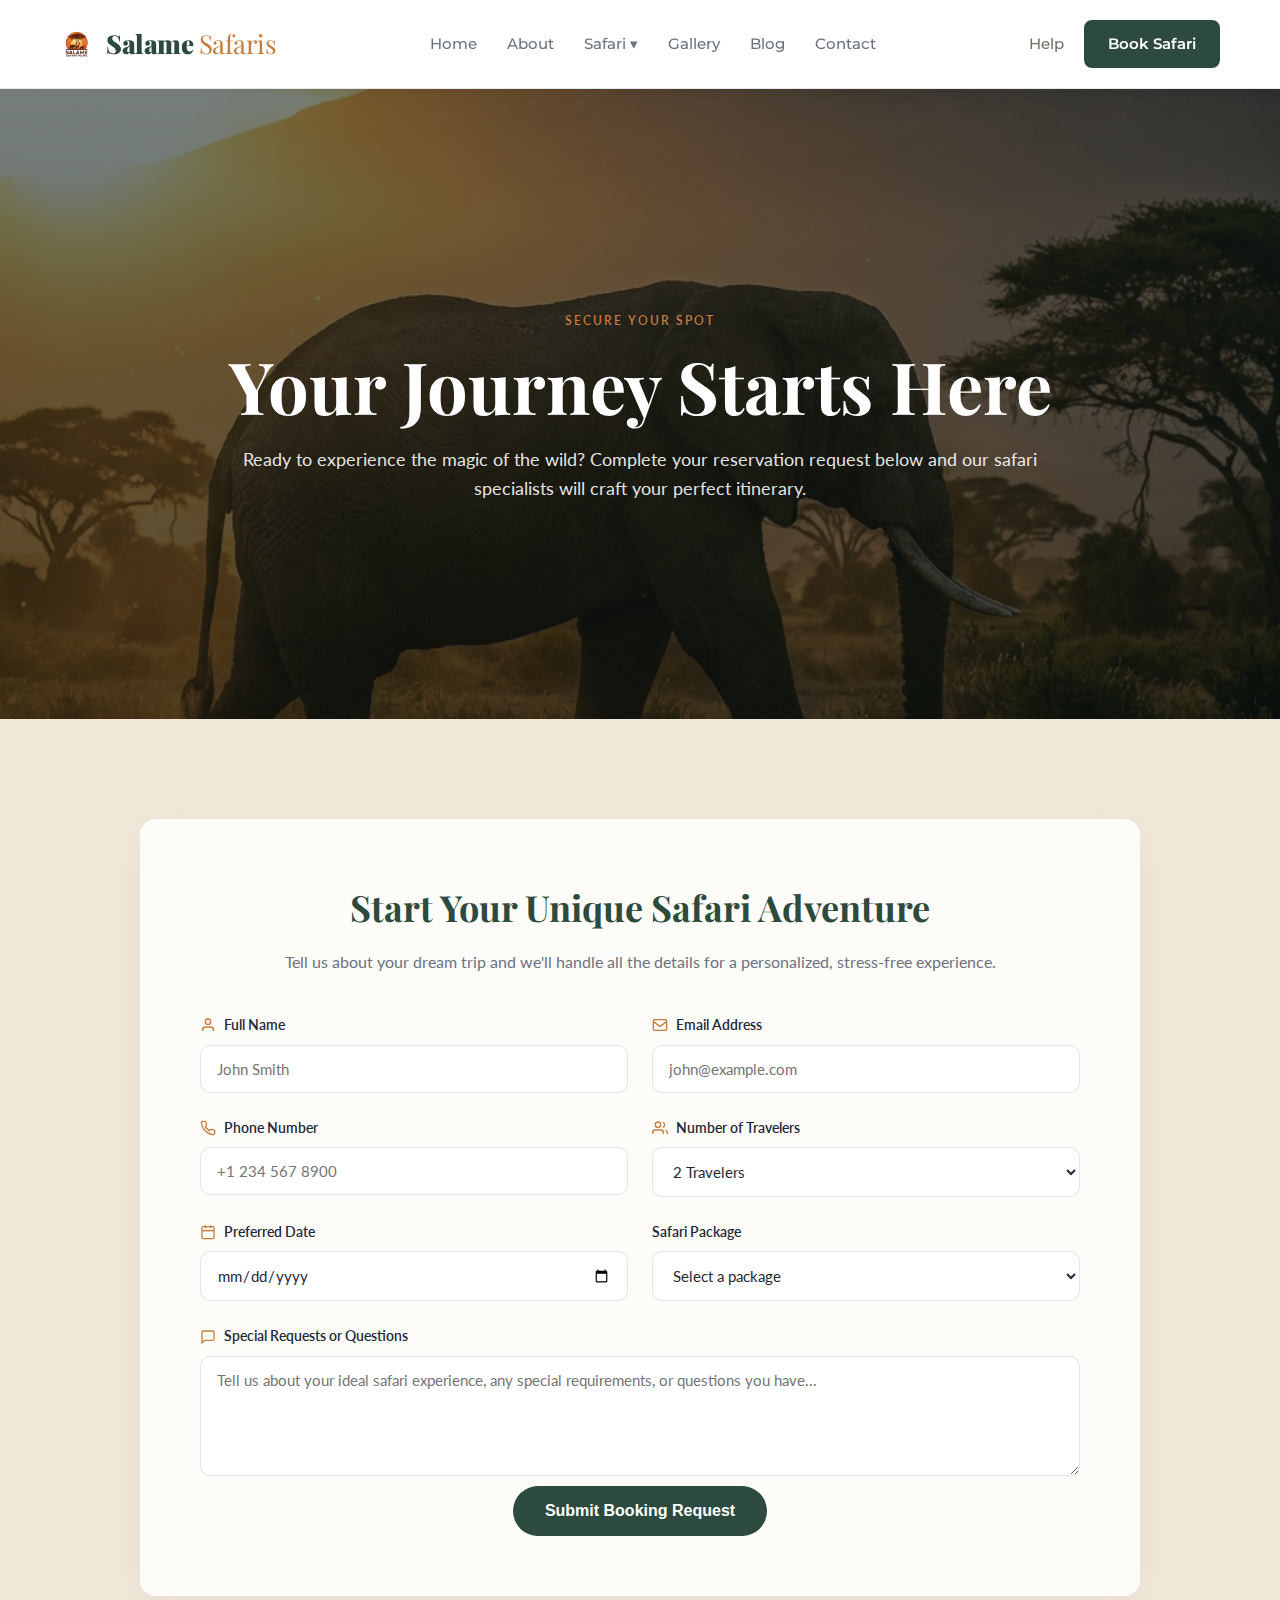
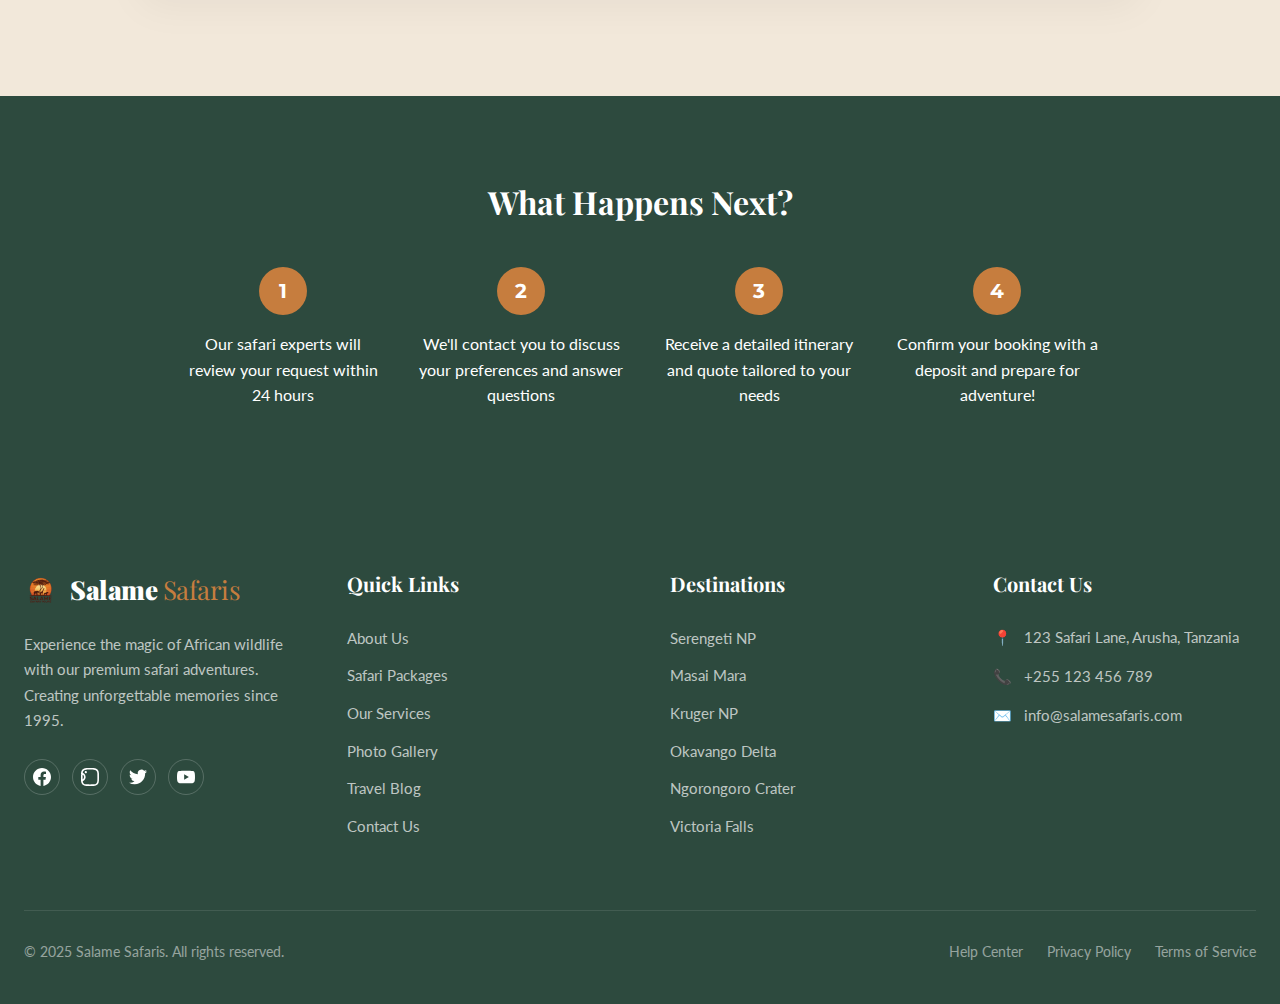
<file: Booking.html>
<!DOCTYPE html>
<html lang="en">

<head>
    <meta charset="UTF-8" />
    <meta name="viewport" content="width=device-width, initial-scale=1.0">
    <title>Book Your Safari - Salame Safaris</title>
    <style>
        @import url('https://fonts.googleapis.com/css2?family=Playfair+Display:wght@400;600;700;900&family=Lato:wght@300;400;700&display=swap');
        @import url('https://fonts.googleapis.com/css2?family=Cormorant+Garamond:wght@400;600;700&family=Montserrat:wght@300;400;500;600&display=swap');

        :root {
            --color-jungle: #2D4A3E;
            --color-jungle-dark: #1a2e26;
            --color-gold: #C67D3E;
            --color-gold-dark: #a56632;
            --color-cream: #FAF7F2;
            --color-beige: #F2E8DA;
            --color-text: #1f2937;
            --color-text-muted: #6b7280;
            --color-border: #e5e7eb;
            --color-white: #ffffff;
            --radius-sm: 8px;
            --radius-md: 12px;
            --radius-lg: 16px;
            --radius-full: 9999px;
            --transition: all 0.3s ease;
        }

        * {
            box-sizing: border-box;
            margin: 0;
            padding: 0;
        }

        body {
            font-family: 'Lato', sans-serif;
            background: var(--color-cream);
            color: var(--color-text);
            line-height: 1.6;
        }

        h1,
        h2,
        h3,
        h4 {
            font-family: 'Playfair Display', serif;
            font-weight: 700;
        }

        .container {
            max-width: 1200px;
            margin: 0 auto;
            padding: 0 1.5rem;
        }

        /* HEADER */
        .header {
            background: white;
            border-bottom: 1px solid var(--color-border);
            position: sticky;
            top: 0;
            z-index: 1000;
            box-shadow: 0 2px 10px rgba(0, 0, 0, 0.05);
            font-family: 'Montserrat', sans-serif;
        }

        .header-content {
            display: flex;
            align-items: center;
            justify-content: space-between;
            padding: 20px 60px;
            max-width: 1600px;
            margin: 0 auto;
        }

        .logo {
            display: flex;
            align-items: center;
            gap: 12px;
            text-decoration: none;
        }

        .logo img {
            height: 44px;
            width: auto;
            object-fit: contain;
        }

        .logo-text {
            font-family: 'Playfair Display', serif;
            font-size: 26px;
            font-weight: 900;
            color: var(--color-jungle);
            letter-spacing: -0.5px;
            line-height: 1;
        }

        .logo-text span {
            color: var(--color-gold);
            font-weight: 400;
        }

        .nav {
            display: flex;
            gap: 30px;
            align-items: center;
        }

        .nav a {
            text-decoration: none;
            color: var(--color-text-muted);
            font-size: 15px;
            font-weight: 500;
            transition: var(--transition);
        }

        .nav a:hover,
        .nav a.active {
            color: var(--color-jungle);
        }

        /* Dropdown Styles */
        .dropdown {
            position: relative;
            display: flex;
            align-items: center;
        }

        .dropdown-trigger {
            display: flex;
            align-items: center;
            gap: 4px;
            cursor: pointer;
        }

        .dropdown-content {
            position: absolute;
            top: 100%;
            left: -20px;
            background-color: white;
            min-width: 180px;
            box-shadow: 0 8px 24px rgba(0, 0, 0, 0.12);
            border-radius: 12px;
            padding: 10px 0;
            opacity: 0;
            visibility: hidden;
            transform: translateY(10px);
            transition: all 0.3s ease;
            z-index: 1001;
        }

        .dropdown:hover .dropdown-content {
            opacity: 1;
            visibility: visible;
            transform: translateY(0);
        }

        .dropdown-content a {
            padding: 12px 20px;
            display: block;
            color: #6B7565;
            font-weight: 400;
        }

        .dropdown-content a:hover {
            background-color: var(--color-beige);
            color: var(--color-jungle);
        }

        .header-actions {
            display: flex;
            gap: 20px;
            align-items: center;
        }

        .help-link {
            color: #6B7565;
            text-decoration: none;
            font-size: 15px;
            font-weight: 500;
        }

        .btn-book {
            background: var(--color-jungle);
            color: white;
            padding: 12px 24px;
            border-radius: var(--radius-sm);
            text-decoration: none;
            font-size: 15px;
            font-weight: 600;
            transition: var(--transition);
        }

        .btn-book:hover {
            background: var(--color-jungle-dark);
            transform: translateY(-2px);
            box-shadow: 0 4px 12px rgba(0, 0, 0, 0.1);
        }

        /* Generic Button Classes */
        .btn-safari {
            background: var(--color-jungle);
            color: white;
            padding: 14px 28px;
            border-radius: var(--radius-md);
            border: none;
            font-weight: 600;
            cursor: pointer;
            transition: var(--transition);
            display: inline-flex;
            align-items: center;
            gap: 8px;
            text-decoration: none;
        }

        .btn-safari:hover {
            background: var(--color-jungle-dark);
            transform: translateY(-2px);
            box-shadow: 0 4px 12px rgba(0, 0, 0, 0.1);
        }

        .btn-gold {
            background: var(--color-gold);
            color: var(--color-text);
            padding: 14px 28px;
            border-radius: var(--radius-md);
            border: none;
            font-weight: 700;
            cursor: pointer;
            transition: var(--transition);
            display: inline-flex;
            align-items: center;
            gap: 8px;
            text-decoration: none;
        }

        .btn-gold:hover {
            background: var(--color-gold-dark);
            transform: translateY(-2px);
            box-shadow: 0 6px 16px rgba(245, 158, 11, 0.2);
        }

        .btn-outlined {
            background: transparent;
            color: var(--color-jungle);
            border: 2px solid var(--color-jungle);
            padding: 12px 26px;
            border-radius: var(--radius-md);
            font-weight: 600;
            cursor: pointer;
            transition: var(--transition);
            display: inline-flex;
            align-items: center;
            gap: 8px;
            text-decoration: none;
        }

        .btn-outlined:hover {
            background: var(--color-jungle);
            color: white;
        }

        /* HERO */
        .hero {
            position: relative;
            height: 70vh;
            min-height: 500px;
            display: flex;
            align-items: center;
            justify-content: center;
            overflow: hidden;
            background: var(--color-jungle);
        }

        .hero-img {
            position: absolute;
            inset: 0;
            width: 100%;
            height: 100%;
            object-fit: cover;
            opacity: 0.6;
        }

        .hero-overlay {
            position: absolute;
            inset: 0;
            background: linear-gradient(to bottom, rgba(0, 0, 0, 0.3) 0%, rgba(0, 0, 0, 0.5) 100%);
        }

        .hero-content {
            position: relative;
            text-align: center;
            color: white;
            max-width: 900px;
            padding: 2rem;
            z-index: 1;
        }

        .badge {
            display: inline-block;
            font-size: 12px;
            font-weight: 600;
            letter-spacing: 2px;
            text-transform: uppercase;
            color: var(--color-gold);
            margin-bottom: 16px;
            font-family: 'Lato', sans-serif;
        }

        .hero h1 {
            font-size: clamp(2.8rem, 6vw, 4.5rem);
            margin-bottom: 20px;
            line-height: 1.1;
            font-family: 'Playfair Display', serif;
        }

        .hero p {
            font-size: 18px;
            color: rgba(255, 255, 255, 0.9);
            line-height: 1.6;
            font-family: 'Lato', sans-serif;
        }

        /* BOOKING SECTION */
        .booking {
            padding: 100px 0;
            background: var(--color-beige);
        }

        .form-wrapper {
            background: white;
            border-radius: var(--radius-lg);
            overflow: hidden;
            box-shadow: 0 10px 40px rgba(0, 0, 0, 0.05);
            max-width: 1000px;
            margin: 0 auto;
            transition: var(--transition);
        }

        .form-wrapper:hover {
            box-shadow: 0 15px 50px rgba(0, 0, 0, 0.08);
        }

        .form-content {
            padding: 60px;
            background: #fdfcf9;
        }

        .form-content h2 {
            font-size: 36px;
            margin-bottom: 12px;
            color: var(--color-jungle);
        }

        .form-content>p {
            color: var(--color-text-muted);
            margin-bottom: 40px;
            font-size: 16px;
            font-family: 'Lato', sans-serif;
            text-align: center;
        }

        .form-content h2 {
            text-align: center;
        }


        .grid {
            display: grid;
            gap: 24px;
            grid-template-columns: repeat(2, 1fr);
            margin-bottom: 24px;
        }

        .form-group {
            display: flex;
            flex-direction: column;
        }

        .success-message p {
            color: var(--color-muted);
            margin-bottom: var(--spacing-lg);
        }

        label {
            font-size: 14px;
            font-weight: 600;
            margin-bottom: 8px;
            color: var(--color-text);
            display: flex;
            align-items: center;
            gap: 8px;
        }

        label svg {
            width: 16px;
            height: 16px;
            color: var(--color-gold);
        }

        input,
        select,
        textarea {
            width: 100%;
            padding: 14px 16px;
            border-radius: 10px;
            border: 1px solid rgba(0, 0, 0, 0.1);
            font-size: 15px;
            transition: all 0.3s ease;
            background: white;
            color: var(--color-text);
            font-family: 'Lato', sans-serif;
        }

        input:focus,
        select:focus,
        textarea:focus {
            outline: none;
            border-color: var(--color-gold);
            box-shadow: 0 0 0 4px rgba(198, 125, 62, 0.1);
        }

        textarea {
            resize: vertical;
            min-height: 120px;
        }

        .submit-btn {
            width: fit-content;
            min-width: 200px;
            margin-top: 10px;
            padding: 16px 32px;
            border-radius: var(--radius-full);
            border: none;
            background: var(--color-jungle);
            color: white;
            font-size: 16px;
            font-weight: 600;
            cursor: pointer;
            transition: var(--transition);
        }

        .submit-btn:hover {
            background: var(--color-jungle-dark);
            transform: translateY(-2px);
            box-shadow: 0 8px 20px rgba(45, 74, 62, 0.2);
        }

        /* INFO SECTION */
        .info-section {
            background: var(--color-jungle);
            color: white;
            padding: 80px 0;
        }

        .info-content {
            max-width: 1000px;
            margin: 0 auto;
            padding: 0 40px;
        }

        .info-content h3 {
            font-size: 32px;
            margin-bottom: 40px;
            font-family: 'Playfair Display', serif;
            text-align: center;
        }

        .info-content ul {
            list-style: none;
            display: grid;
            grid-template-columns: repeat(auto-fit, minmax(200px, 1fr));
            gap: 32px;
        }

        .info-content li {
            display: flex;
            flex-direction: column;
            align-items: center;
            text-align: center;
            gap: 16px;
            font-size: 16px;
            line-height: 1.6;
            font-family: 'Lato', sans-serif;
        }

        .info-content li span {
            background: var(--color-gold);
            color: white;
            width: 48px;
            height: 48px;
            border-radius: 50%;
            display: flex;
            align-items: center;
            justify-content: center;
            font-weight: 700;
            font-size: 20px;
            flex-shrink: 0;
            font-family: 'Montserrat', sans-serif;
        }

        /* SUCCESS MESSAGE */
        .success {
            text-align: center;
            padding: 5rem 2rem;
            background: white;
            border-radius: 24px;
            box-shadow: 0 10px 30px rgba(0, 0, 0, 0.08);
            max-width: 600px;
            margin: 0 auto;
        }

        .check {
            width: 80px;
            height: 80px;
            margin: 0 auto 2rem;
            background: #10b981;
            border-radius: 50%;
            display: flex;
            align-items: center;
            justify-content: center;
            color: white;
            font-size: 3rem;
            font-weight: bold;
        }

        .success h2 {
            font-size: 2rem;
            font-weight: 700;
            margin-bottom: 1rem;
            color: #1f2937;
        }

        .success p {
            color: #6b7280;
            font-size: 1.1rem;
            margin-bottom: 2rem;
            line-height: 1.6;
        }

        .success button {
            padding: 0.85rem 2rem;
            border-radius: 10px;
            border: 2px solid #4a6741;
            background: white;
            color: #4a6741;
            font-weight: 600;
            cursor: pointer;
            font-size: 1rem;
            transition: all 0.2s;
        }

        .success button:hover {
            background: #4a6741;
            color: white;
        }

        .hidden {
            display: none;
        }

        /* ================= MASTER FOOTER ================= */
        .footer {
            background: var(--color-jungle);
            color: var(--color-white);
            padding: 80px 24px 40px;
            font-family: 'Lato', sans-serif;
        }

        .footer-grid {
            max-width: 1400px;
            margin: 0 auto;
            display: grid;
            grid-template-columns: repeat(auto-fit, minmax(250px, 1fr));
            gap: 60px;
            margin-bottom: 60px;
        }

        .footer-column h4 {
            font-family: 'Playfair Display', serif;
            font-size: 20px;
            font-weight: 700;
            margin-bottom: 25px;
            color: var(--color-white);
        }

        .footer-brand .logo {
            margin-bottom: 20px;
            display: flex;
            align-items: center;
            gap: 12px;
        }

        .footer-brand .logo-circle {
            width: 44px;
            height: 44px;
            background: var(--color-gold);
            border-radius: 50%;
            display: flex;
            align-items: center;
            justify-content: center;
            color: var(--color-jungle);
            font-family: 'Cormorant Garamond', serif;
            font-size: 20px;
            font-weight: 700;
        }

        .footer-brand .logo-text .logo-main {
            font-family: 'Cormorant Garamond', serif;
            font-size: 22px;
            font-weight: 700;
            color: var(--color-white);
            line-height: 1;
        }

        .footer-brand .logo-text .logo-sub {
            font-size: 12px;
            color: rgba(255, 255, 255, 0.6);
            text-transform: uppercase;
            letter-spacing: 1px;
        }

        .footer-description {
            font-size: 15px;
            line-height: 1.7;
            color: rgba(255, 255, 255, 0.7);
            margin-bottom: 25px;
        }

        .footer-social {
            display: flex;
            gap: 12px;
        }

        .social-icon {
            width: 36px;
            height: 36px;
            border-radius: 50%;
            border: 1px solid rgba(255, 255, 255, 0.2);
            display: flex;
            align-items: center;
            justify-content: center;
            color: var(--color-white);
            transition: var(--transition);
            text-decoration: none;
        }

        .social-icon:hover {
            background: var(--color-gold);
            border-color: var(--color-gold);
            color: var(--color-jungle);
            transform: translateY(-3px);
        }

        .footer-links {
            list-style: none;
            padding: 0;
            margin: 0;
        }

        .footer-links li {
            margin-bottom: 12px;
        }

        .footer-links a {
            color: rgba(255, 255, 255, 0.7);
            text-decoration: none;
            font-size: 15px;
            transition: var(--transition);
        }

        .footer-links a:hover {
            color: var(--color-gold);
            padding-left: 5px;
        }

        .footer-contact {
            display: flex;
            flex-direction: column;
            gap: 15px;
        }

        .contact-item {
            display: flex;
            align-items: flex-start;
            gap: 12px;
            color: rgba(255, 255, 255, 0.7);
            font-size: 15px;
        }

        .contact-icon {
            color: var(--color-gold);
        }

        .footer-bottom {
            max-width: 1400px;
            margin: 0 auto;
            padding-top: 30px;
            border-top: 1px solid rgba(255, 255, 255, 0.1);
            display: flex;
            flex-direction: column;
            align-items: center;
            gap: 15px;
            text-align: center;
        }

        @media (min-width: 768px) {
            .footer-bottom {
                flex-direction: row;
                justify-content: space-between;
                text-align: left;
            }
        }

        .footer-bottom p {
            font-size: 14px;
            color: rgba(255, 255, 255, 0.5);
        }

        .footer-bottom-links {
            display: flex;
            gap: 24px;
        }

        .footer-bottom-links a {
            font-size: 14px;
            color: rgba(255, 255, 255, 0.5);
            text-decoration: none;
            transition: var(--transition);
        }

        .footer-bottom-links a:hover {
            color: var(--color-gold);
        }

        /* The following rules were misplaced and have been removed or integrated */
        /* .social-links a was not defined, assuming it was meant for .social-icon */
        /* The duplicate footer-links, footer-contact, footer-bottom rules were removed */

        /* RESPONSIVE */
        @media (max-width: 1024px) {
            .footer-grid {
                grid-template-columns: 1fr 1fr;
            }

            .nav {
                gap: 1.5rem;
            }

            .grid {
                grid-template-columns: 1fr;
            }
        }

        @media (max-width: 768px) {
            .hero h1 {
                font-size: 2.5rem;
            }

            .hero p {
                font-size: 1rem;
            }

            .header-content {
                flex-wrap: wrap;
            }

            .nav {
                display: none;
            }

            .footer-grid {
                grid-template-columns: 1fr;
                gap: 2rem;
            }

            .footer-bottom {
                flex-direction: column;
                gap: 1rem;
                text-align: center;
            }

            .form-content {
                padding: 2rem;
            }

            .info {
                padding: 2rem;
            }
        }
    </style>
</head>

<body>
    <!-- HEADER -->
    <header class="header">
        <div class="header-content">
            <a href="index.html" class="logo">
                <img src="pictures/logo2.png" alt="Salame Safaris">
                <span class="logo-text">Salame <span>Safaris</span></span>
            </a>

            <nav class="nav">
                <a href="index.html">Home</a>
                <a href="About.html">About</a>
                <div class="dropdown">
                    <a href="Packages.html" class="dropdown-trigger">Safari ▾</a>
                    <div class="dropdown-content">
                        <a href="Packages.html">Packages</a>
                        <a href="Services.html">Services</a>
                    </div>
                </div>
                <a href="Gallery.html">Gallery</a>
                <a href="blog.html">Blog</a>
                <a href="Contact.html">Contact</a>
            </nav>

            <div class="header-actions">
                <a href="Help.html" class="help-link">Help</a>
                <a href="Booking.html" class="btn-book">Book Safari</a>
            </div>
        </div>
    </header>

    <!-- HERO -->
    <section class="hero">
        <img src="Assests/elephant-hero.png" alt="Majestic Elephant" class="hero-img">
        <div class="hero-overlay"></div>
        <div class="hero-content">
            <span class="badge">SECURE YOUR SPOT</span>
            <h1>Your Journey Starts Here</h1>
            <p>Ready to experience the magic of the wild? Complete your reservation request below and our safari
                specialists will craft your perfect itinerary.</p>
        </div>
    </section>

    <!-- BOOKING -->
    <section class="booking">
        <div class="container">

            <!-- SUCCESS MESSAGE -->
            <div id="success" class="success hidden">
                <div class="check">✓</div>
                <h2>Booking Request Received!</h2>
                <p>Thank you for your interest in Savanna Safari Adventures. Our team will contact you within 24 hours.
                </p>
                <button id="resetBtn">Submit Another Request</button>
            </div>

            <!-- FORM -->
            <div id="formWrapper" class="form-wrapper">
                <div class="form-content">
                    <h2>Start Your Unique Safari Adventure</h2>
                    <p>Tell us about your dream trip and we'll handle all the details for a personalized, stress-free
                        experience.</p>

                    <form id="bookingForm">
                        <div class="grid">
                            <div class="form-group">
                                <label>
                                    <svg viewBox="0 0 24 24" fill="none" stroke="currentColor" stroke-width="2">
                                        <path d="M20 21v-2a4 4 0 0 0-4-4H8a4 4 0 0 0-4 4v2" />
                                        <circle cx="12" cy="7" r="4" />
                                    </svg>
                                    Full Name
                                </label>
                                <input name="name" required placeholder="John Smith" />
                            </div>

                            <div class="form-group">
                                <label>
                                    <svg viewBox="0 0 24 24" fill="none" stroke="currentColor" stroke-width="2">
                                        <rect x="2" y="4" width="20" height="16" rx="2" />
                                        <path d="M2 7l10 7 10-7" />
                                    </svg>
                                    Email Address
                                </label>
                                <input type="email" name="email" required placeholder="john@example.com" />
                            </div>

                            <div class="form-group">
                                <label>
                                    <svg viewBox="0 0 24 24" fill="none" stroke="currentColor" stroke-width="2">
                                        <path
                                            d="M22 16.92v3a2 2 0 0 1-2.18 2 19.79 19.79 0 0 1-8.63-3.07 19.5 19.5 0 0 1-6-6 19.79 19.79 0 0 1-3.07-8.67A2 2 0 0 1 4.11 2h3a2 2 0 0 1 2 1.72c.127.96.361 1.903.7 2.81a2 2 0 0 1-.45 2.11L8.09 9.91a16 16 0 0 0 6 6l1.27-1.27a2 2 0 0 1 2.11-.45c.907.339 1.85.573 2.81.7A2 2 0 0 1 22 16.92z" />
                                    </svg>
                                    Phone Number
                                </label>
                                <input type="tel" name="phone" placeholder="+1 234 567 8900" />
                            </div>

                            <div class="form-group">
                                <label>
                                    <svg viewBox="0 0 24 24" fill="none" stroke="currentColor" stroke-width="2">
                                        <path d="M17 21v-2a4 4 0 0 0-4-4H5a4 4 0 0 0-4 4v2" />
                                        <circle cx="9" cy="7" r="4" />
                                        <path d="M23 21v-2a4 4 0 0 0-3-3.87" />
                                        <path d="M16 3.13a4 4 0 0 1 0 7.75" />
                                    </svg>
                                    Number of Travelers
                                </label>
                                <select name="travelers">
                                    <option>1 Traveler</option>
                                    <option selected>2 Travelers</option>
                                    <option>3 Travelers</option>
                                    <option>4 Travelers</option>
                                    <option>5 Travelers</option>
                                    <option>6 Travelers</option>
                                    <option>7 Travelers</option>
                                    <option>8 Travelers</option>
                                    <option>9+ Travelers</option>
                                </select>
                            </div>

                            <div class="form-group">
                                <label>
                                    <svg viewBox="0 0 24 24" fill="none" stroke="currentColor" stroke-width="2">
                                        <rect x="3" y="4" width="18" height="18" rx="2" ry="2" />
                                        <line x1="16" y1="2" x2="16" y2="6" />
                                        <line x1="8" y1="2" x2="8" y2="6" />
                                        <line x1="3" y1="10" x2="21" y2="10" />
                                    </svg>
                                    Preferred Date
                                </label>
                                <input type="date" name="date" required />
                            </div>

                            <div class="form-group">
                                <label>Safari Package</label>
                                <select name="package">
                                    <option value="">Select a package</option>
                                    <option>Classic Safari Adventure</option>
                                    <option>Wildlife Photography Tour</option>
                                    <option>Big Five Experience</option>
                                    <option>Luxury Honeymoon Safari</option>
                                    <option>Family Safari Adventure</option>
                                    <option>Ultimate African Safari</option>
                                    <option>Custom Itinerary</option>
                                </select>
                            </div>
                        </div>

                        <div class="form-group">
                            <label>
                                <svg viewBox="0 0 24 24" fill="none" stroke="currentColor" stroke-width="2">
                                    <path d="M21 15a2 2 0 0 1-2 2H7l-4 4V5a2 2 0 0 1 2-2h14a2 2 0 0 1 2 2z" />
                                </svg>
                                Special Requests or Questions
                            </label>
                            <textarea name="message" rows="4"
                                placeholder="Tell us about your ideal safari experience, any special requirements, or questions you have..."></textarea>
                        </div>

                        <div style="text-align: center;">
                            <button type="submit" class="submit-btn">
                                Submit Booking Request
                            </button>
                        </div>
                    </form>
                </div>
            </div>
        </div>
    </section>

    <!-- INFO SECTION -->
    <section class="info-section">
        <div class="info-content">
            <h3>What Happens Next?</h3>
            <ul>
                <li>
                    <span>1</span>
                    <div>Our safari experts will review your request within 24 hours</div>
                </li>
                <li>
                    <span>2</span>
                    <div>We'll contact you to discuss your preferences and answer questions</div>
                </li>
                <li>
                    <span>3</span>
                    <div>Receive a detailed itinerary and quote tailored to your needs</div>
                </li>
                <li>
                    <span>4</span>
                    <div>Confirm your booking with a deposit and prepare for adventure!</div>
                </li>
            </ul>
        </div>
    </section>

    <!-- FOOTER -->
    <footer class="footer">
        <div class="footer-grid">
            <!-- Column 1: Brand -->
            <div class="footer-column footer-brand">
                <a href="index.html" class="logo">
                    <img src="pictures/logo2.png" alt="Salame Safaris">
                    <span class="logo-text" style="color: white;">Salame <span
                            style="color: var(--color-gold);">Safaris</span></span>
                </a>
                <p class="footer-description">
                    Experience the magic of African wildlife with our premium safari adventures. Creating unforgettable
                    memories
                    since 1995.
                </p>
                <div class="footer-social">
                    <a href="#" class="social-icon" aria-label="Facebook">
                        <svg width="18" height="18" fill="currentColor" viewBox="0 0 24 24">
                            <path
                                d="M24 12.073c0-6.627-5.373-12-12-12s-12 5.373-12 12c0 5.99 4.388 10.954 10.125 11.854v-8.385H7.078v-3.47h3.047V9.43c0-3.007 1.792-4.669 4.533-4.669 1.312 0 2.686.235 2.686.235v2.953H15.83c-1.491 0-1.956.925-1.956 1.874v2.25h3.328l-.532 3.47h-2.796v8.385C19.612 23.027 24 18.062 24 12.073z" />
                        </svg>
                    </a>
                    <a href="#" class="social-icon" aria-label="Instagram">
                        <svg width="18" height="18" fill="currentColor" viewBox="0 0 24 24">
                            <path
                                d="M12 2.163c3.204 0 3.584.012 4.85.07 3.252.148 4.771 1.691 4.919 4.919.058 1.265.069 1.645.069 4.849 0 3.205-.012 3.584-.069 4.849-.149 3.225-1.664 4.771-4.919 4.919-1.266.058-1.644.07-4.85.07-3.204 0-3.584-.012-4.849-.07-3.26-.149-4.771-1.699-4.919-4.92-.058-1.265-.07-1.644-.07-4.849 0-3.204.013-3.583.07-4.849.149-3.227 1.664-4.771 4.919-4.919 1.266-.057 1.645-.069 4.849-.069zm0-2.163c-3.259 0-3.667.014-4.947.072-4.358.2-6.78 2.618-6.98 6.98-.059 1.281-.073 1.689-.073 4.948 0 3.259.014 3.668.072 4.948.2 4.358 2.618 6.78 6.98 6.98 1.281.058 1.689.072 4.948.072 3.259 0 3.668-.014 4.948-.072 4.354-.2 6.782-2.618 6.979-6.98.059-1.28.073-1.689.073-4.948 0-3.259-.014-3.667-.072-4.947-.196-4.354-2.617-6.78-6.979-6.98-1.281-.059-1.69-.073-4.949-.073zM0 5.838c-3.403 0-6.162 2.759-6.162 6.162s2.759 6.163 6.162 6.163 6.162-2.759 6.162-6.163c0-3.403-2.759-6.162-6.162-6.162zm0 10.162c-2.209 0-4-1.79-4-4 0-2.209 1.791-4 4-4s4 1.791 4 4c0 2.21-1.791 4-4 4zm6.406-11.845c-.796 0-1.441.645-1.441 1.44s.645 1.44 1.441 1.44c.795 0 1.439-.645 1.439-1.44s-.644-1.44-1.439-1.44z" />
                        </svg>
                    </a>
                    <a href="#" class="social-icon" aria-label="Twitter">
                        <svg width="18" height="18" fill="currentColor" viewBox="0 0 24 24">
                            <path
                                d="M23.953 4.57a10 10 0 01-2.825.775 4.958 4.958 0 002.163-2.723c-.951.555-2.005.959-3.127 1.184a4.92 4.92 0 00-8.384 4.482C7.69 8.095 4.067 6.13 1.64 3.162a4.822 4.822 0 00-.666 2.475c0 1.71.87 3.213 2.188 4.096a4.904 4.904 0 01-2.228-.616v.06a4.923 4.923 0 003.946 4.827 4.996 4.996 0 01-2.212.085 4.936 4.936 0 004.604 3.417 9.867 9.867 0 01-6.102 2.105c-.39 0-.779-.023-1.17-.067a13.995 13.995 0 007.557 2.209c9.053 0 13.998-7.496 13.998-13.985 0-.21 0-.42-.015-.63A9.935 9.935 0 0024 4.59z" />
                        </svg>
                    </a>
                    <a href="#" class="social-icon" aria-label="YouTube">
                        <svg width="18" height="18" fill="currentColor" viewBox="0 0 24 24">
                            <path
                                d="M23.498 6.186a3.016 3.016 0 0 0-2.122-2.136C19.505 3.545 12 3.545 12 3.545s-7.505 0-9.377.505A3.017 3.017 0 0 0 .502 6.186C0 8.07 0 12 0 12s0 3.93.502 5.814a3.016 3.016 0 0 0 2.122 2.136c1.871.505 9.376.505 9.376.505s7.505 0 9.377-.505a3.015 3.015 0 0 0 2.122-2.136C24 15.93 24 12 24 12s0-3.93-.502-5.814zM9.545 15.568V8.432L15.818 12l-6.273 3.568z" />
                        </svg>
                    </a>
                </div>
            </div>

            <!-- Column 2: Quick Links -->
            <div class="footer-column">
                <h4>Quick Links</h4>
                <ul class="footer-links">
                    <li><a href="About.html">About Us</a></li>
                    <li><a href="Packages.html">Safari Packages</a></li>
                    <li><a href="Services.html">Our Services</a></li>
                    <li><a href="Gallery.html">Photo Gallery</a></li>
                    <li><a href="blog.html">Travel Blog</a></li>
                    <li><a href="Contact.html">Contact Us</a></li>
                </ul>
            </div>

            <!-- Column 3: Destinations -->
            <div class="footer-column">
                <h4>Destinations</h4>
                <ul class="footer-links">
                    <li><a href="#">Serengeti NP</a></li>
                    <li><a href="#">Masai Mara</a></li>
                    <li><a href="#">Kruger NP</a></li>
                    <li><a href="#">Okavango Delta</a></li>
                    <li><a href="#">Ngorongoro Crater</a></li>
                    <li><a href="#">Victoria Falls</a></li>
                </ul>
            </div>

            <!-- Column 4: Contact -->
            <div class="footer-column">
                <h4>Contact Us</h4>
                <div class="footer-contact">
                    <div class="contact-item">
                        <span class="contact-icon">📍</span>
                        <span>123 Safari Lane, Arusha, Tanzania</span>
                    </div>
                    <div class="contact-item">
                        <span class="contact-icon">📞</span>
                        <span>+255 123 456 789</span>
                    </div>
                    <div class="contact-item">
                        <span class="contact-icon">✉️</span>
                        <span>info@salamesafaris.com</span>
                    </div>
                </div>
            </div>
        </div>

        <!-- Footer Bottom -->
        <div class="footer-bottom">
            <p>© 2025 Salame Safaris. All rights reserved.</p>
            <div class="footer-bottom-links">
                <a href="Help.html">Help Center</a>
                <a href="#">Privacy Policy</a>
                <a href="#">Terms of Service</a>
            </div>
        </div>
    </footer>

    <script>
        const form = document.getElementById("bookingForm");
        const success = document.getElementById("success");
        const formWrapper = document.getElementById("formWrapper");
        const resetBtn = document.getElementById("resetBtn");

        form.addEventListener("submit", (e) => {
            e.preventDefault();
            formWrapper.classList.add("hidden");
            success.classList.remove("hidden");
            window.scrollTo({ top: 0, behavior: 'smooth' });
        });

        resetBtn.addEventListener("click", () => {
            success.classList.add("hidden");
            formWrapper.classList.remove("hidden");
            form.reset();
            window.scrollTo({ top: 0, behavior: 'smooth' });
        });
    </script>
</body>

</html>
</file>
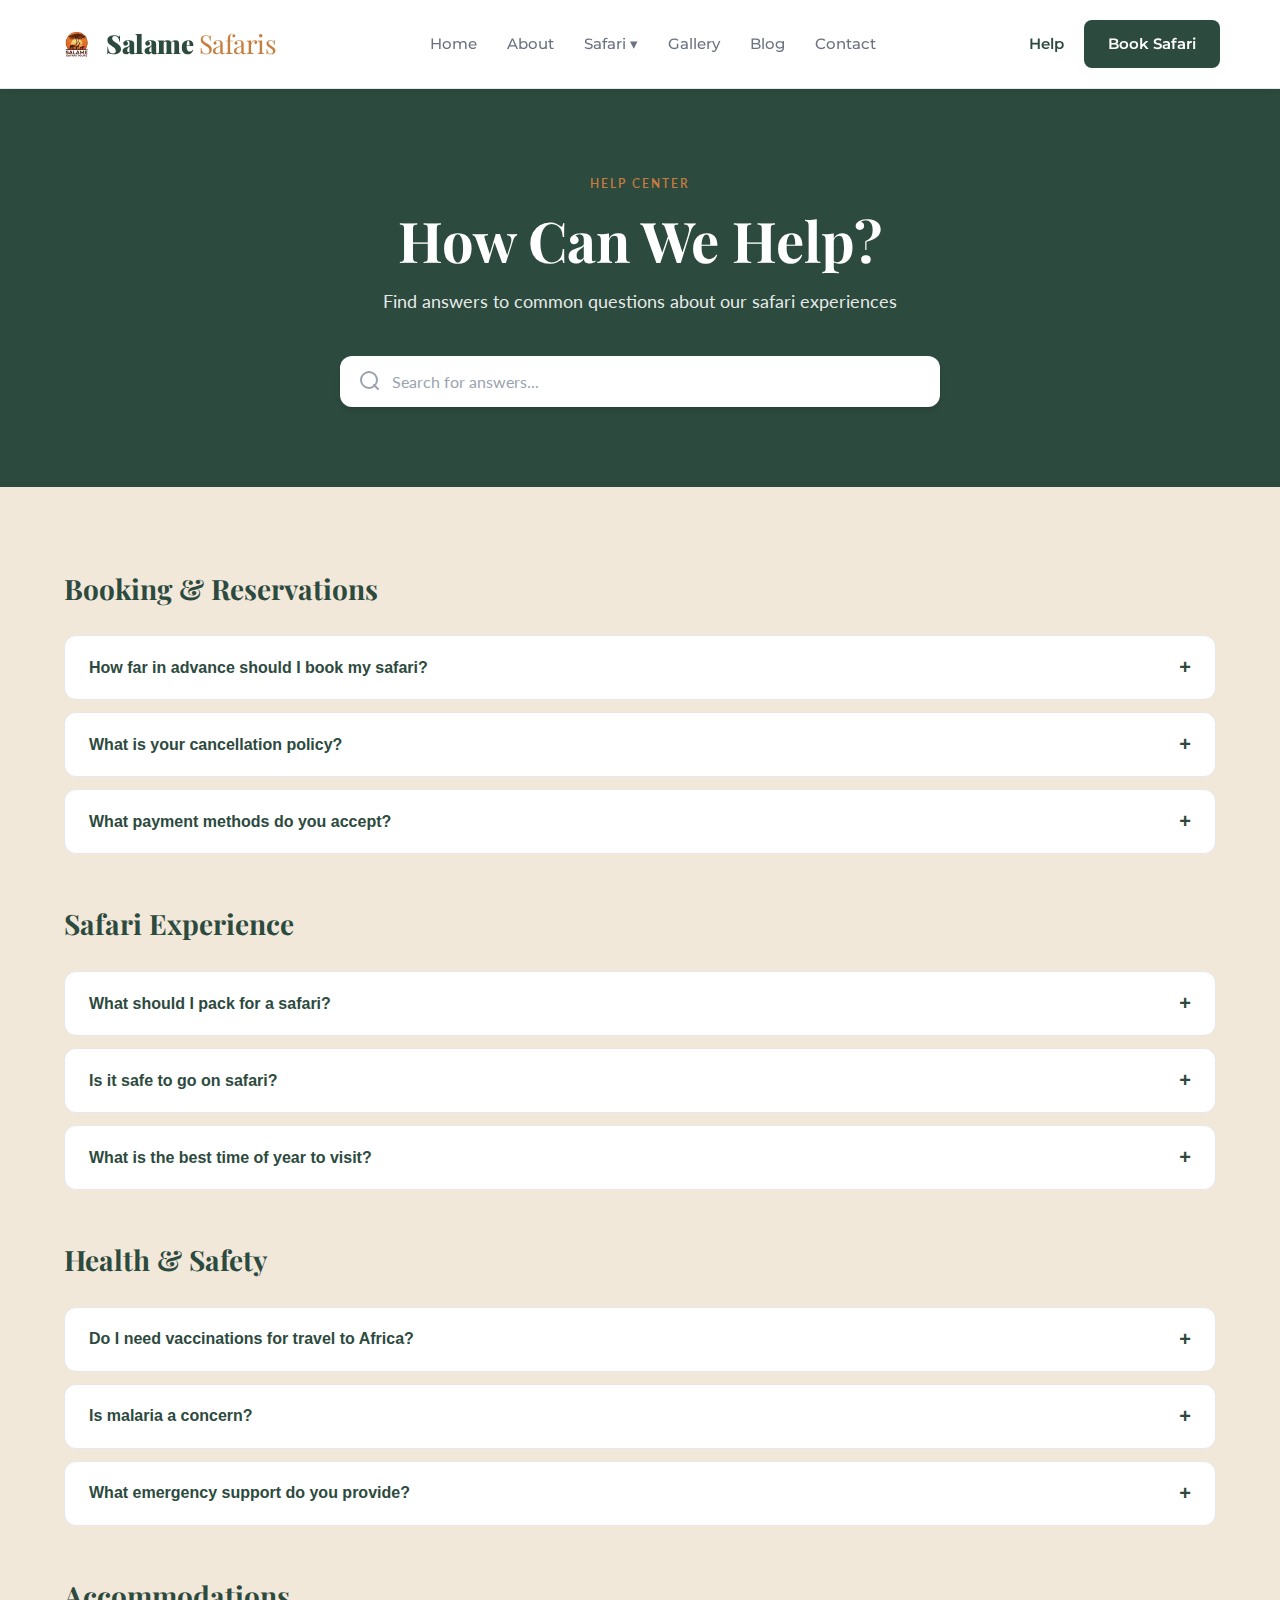
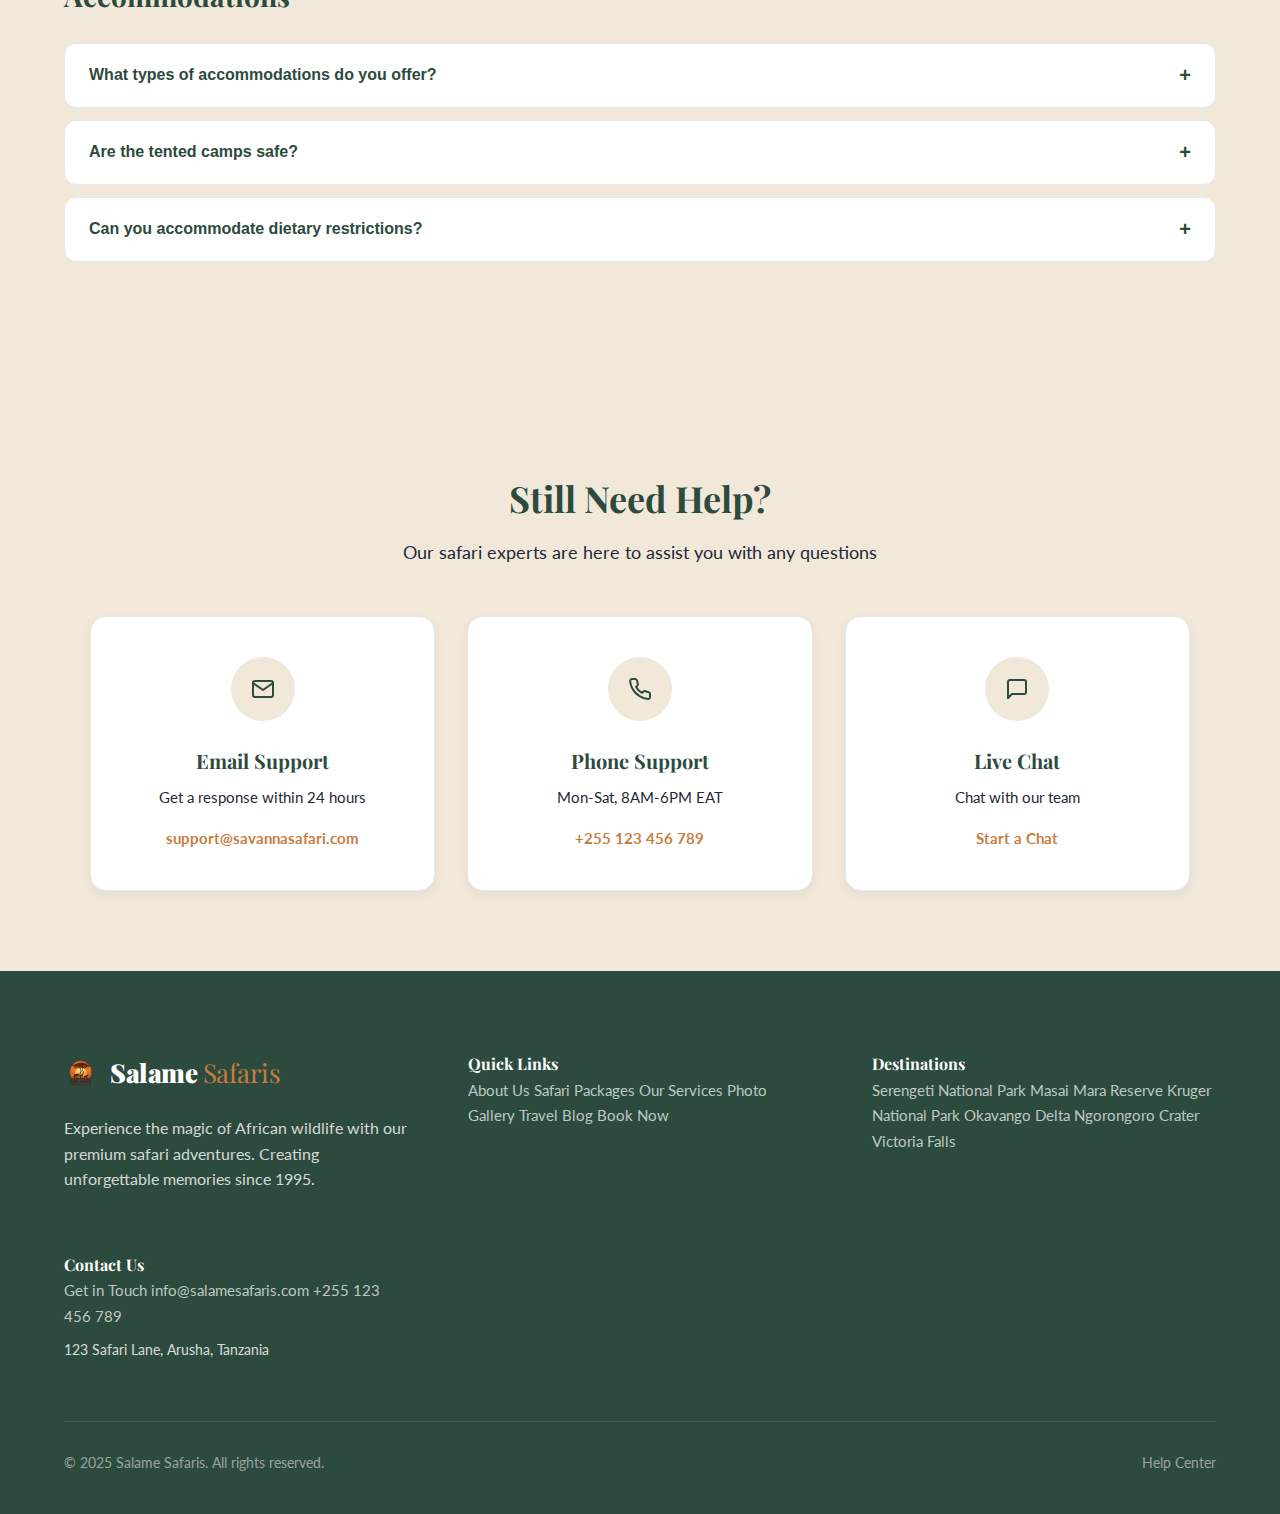
<file: Help.html>
<!DOCTYPE html>
<html lang="en">

<head>
    <meta charset="UTF-8" />
    <meta name="viewport" content="width=device-width, initial-scale=1.0">
    <title>Help Center - Salame Safaris</title>
    <style>
        @import url('https://fonts.googleapis.com/css2?family=Playfair+Display:wght@400;600;700;900&family=Lato:wght@300;400;700&display=swap');
        @import url('https://fonts.googleapis.com/css2?family=Cormorant+Garamond:wght@400;600;700&family=Montserrat:wght@300;400;500;600&display=swap');

        :root {
            --color-jungle: #2D4A3E;
            --color-jungle-dark: #1a2e26;
            --color-gold: #C67D3E;
            --color-gold-dark: #a56632;
            --color-cream: #FAF7F2;
            --color-beige: #F2E8DA;
            --color-text: #1f2937;
            --color-text-muted: #6b7280;
            --color-border: #e5e7eb;
            --color-white: #ffffff;
            --radius-sm: 8px;
            --radius-md: 12px;
            --radius-lg: 16px;
            --radius-full: 9999px;
            --transition: all 0.3s ease;
        }

        * {
            box-sizing: border-box;
            margin: 0;
            padding: 0;
        }

        body {
            font-family: 'Lato', sans-serif;
            background: var(--color-cream);
            color: var(--color-text);
            line-height: 1.6;
        }

        h1,
        h2,
        h3,
        h4 {
            font-family: 'Playfair Display', serif;
            font-weight: 700;
        }

        .container {
            max-width: 1200px;
            margin: 0 auto;
            padding: 0 1.5rem;
        }

        /* HEADER */
        .header {
            background: white;
            border-bottom: 1px solid var(--color-border);
            position: sticky;
            top: 0;
            z-index: 1000;
            box-shadow: 0 2px 10px rgba(0, 0, 0, 0.05);
            font-family: 'Montserrat', sans-serif;
        }

        .header-content {
            display: flex;
            align-items: center;
            justify-content: space-between;
            padding: 20px 60px;
            max-width: 1600px;
            margin: 0 auto;
        }

        .logo {
            display: flex;
            align-items: center;
            gap: 12px;
            text-decoration: none;
        }

        .logo img {
            height: 44px;
            width: auto;
            object-fit: contain;
        }

        .logo-text {
            font-family: 'Playfair Display', serif;
            font-size: 26px;
            font-weight: 900;
            color: var(--color-jungle);
            letter-spacing: -0.5px;
            line-height: 1;
        }

        .logo-text span {
            color: var(--color-gold);
            font-weight: 400;
        }

        .logo-sub {
            font-size: 14px;
            color: var(--color-muted);
            font-family: 'Montserrat', sans-serif;
        }

        .nav {
            display: flex;
            gap: 30px;
            align-items: center;
        }

        .nav a {
            text-decoration: none;
            color: var(--color-text-muted);
            font-size: 15px;
            font-weight: 500;
            transition: var(--transition);
        }

        .nav a:hover,
        .nav a.active {
            color: var(--color-jungle);
        }

        /* Dropdown Styles */
        .dropdown {
            position: relative;
            display: flex;
            align-items: center;
        }

        .dropdown-trigger {
            display: flex;
            align-items: center;
            gap: 4px;
            cursor: pointer;
        }

        .dropdown-content {
            position: absolute;
            top: 100%;
            left: -20px;
            background-color: white;
            min-width: 180px;
            box-shadow: 0 8px 24px rgba(0, 0, 0, 0.12);
            border-radius: 12px;
            padding: 10px 0;
            opacity: 0;
            visibility: hidden;
            transform: translateY(10px);
            transition: all 0.3s ease;
            z-index: 1001;
        }

        .dropdown:hover .dropdown-content {
            opacity: 1;
            visibility: visible;
            transform: translateY(0);
        }

        .dropdown-content a {
            padding: 12px 20px;
            display: block;
            color: #6B7565;
            font-weight: 400;
        }

        .dropdown-content a:hover {
            background-color: var(--color-beige);
            color: var(--color-jungle);
        }

        .header-actions {
            display: flex;
            gap: 20px;
            align-items: center;
        }

        .help-link {
            color: #6B7565;
            text-decoration: none;
            font-size: 15px;
            font-weight: 500;
        }

        .help-link.active {
            color: var(--color-jungle);
            font-weight: 600;
        }

        .btn-book {
            background: var(--color-jungle);
            color: white;
            padding: 12px 24px;
            border-radius: var(--radius-sm);
            text-decoration: none;
            font-size: 15px;
            font-weight: 600;
            transition: var(--transition);
        }

        .btn-book:hover {
            background: var(--color-jungle-dark);
            transform: translateY(-2px);
            box-shadow: 0 4px 12px rgba(0, 0, 0, 0.1);
        }

        /* Generic Button Classes */
        .btn-safari {
            background: var(--color-jungle);
            color: white;
            padding: 12px 24px;
            border-radius: var(--radius-sm);
            border: none;
            font-weight: 600;
            cursor: pointer;
            transition: var(--transition);
            display: inline-flex;
            align-items: center;
            gap: 8px;
            text-decoration: none;
        }

        .btn-safari:hover {
            background: var(--color-jungle-dark);
            transform: translateY(-2px);
            box-shadow: 0 4px 12px rgba(0, 0, 0, 0.1);
        }

        .btn-gold {
            background: var(--color-gold);
            color: var(--color-text);
            padding: 12px 24px;
            border-radius: var(--radius-sm);
            border: none;
            font-weight: 700;
            cursor: pointer;
            transition: var(--transition);
            display: inline-flex;
            align-items: center;
            gap: 8px;
            text-decoration: none;
        }

        .btn-gold:hover {
            background: var(--color-gold-dark);
            transform: translateY(-2px);
            box-shadow: 0 6px 16px rgba(245, 158, 11, 0.2);
        }

        .btn-outlined {
            background: transparent;
            color: var(--color-jungle);
            border: 2px solid var(--color-jungle);
            padding: 10px 22px;
            border-radius: var(--radius-sm);
            font-weight: 600;
            cursor: pointer;
            transition: var(--transition);
            display: inline-flex;
            align-items: center;
            gap: 8px;
            text-decoration: none;
        }

        .btn-outlined:hover {
            background: var(--color-jungle);
            color: white;
        }

        /* HERO */
        .hero {
            background: var(--color-jungle);
            color: white;
            padding: 80px 0;
            text-align: center;
        }

        .hero-content {
            max-width: 800px;
            margin: 0 auto;
        }

        .badge {
            display: inline-block;
            font-size: 12px;
            font-weight: 600;
            letter-spacing: 2px;
            text-transform: uppercase;
            color: var(--color-gold);
            margin-bottom: 16px;
            font-family: 'Lato', sans-serif;
        }

        .hero h1 {
            font-size: clamp(2.5rem, 5vw, 3.5rem);
            margin-bottom: 16px;
            line-height: 1.1;
        }

        .hero p {
            font-size: 18px;
            color: rgba(255, 255, 255, 0.9);
            margin-bottom: 40px;
            font-family: 'Lato', sans-serif;
        }

        .search-wrapper {
            position: relative;
            max-width: 600px;
            margin: 0 auto;
        }

        .search-icon {
            position: absolute;
            left: 20px;
            top: 50%;
            transform: translateY(-50%);
            color: var(--color-muted);
            pointer-events: none;
        }

        .search-wrapper input {
            width: 100%;
            padding: 18px 24px 18px 56px;
            border-radius: 12px;
            border: 1px solid rgba(0, 0, 0, 0.1);
            font-size: 16px;
            background: white;
            box-shadow: 0 4px 12px rgba(0, 0, 0, 0.05);
            font-family: 'Lato', sans-serif;
        }

        .search-wrapper input:focus {
            outline: none;
            box-shadow: 0 4px 12px rgba(0, 0, 0, 0.1);
            border-color: var(--color-gold);
        }

        .search-wrapper {
            position: relative;
            max-width: 600px;
            margin: 0 auto;
        }

        .search-icon {
            position: absolute;
            left: 1.25rem;
            top: 50%;
            transform: translateY(-50%);
            color: #9ca3af;
            pointer-events: none;
        }

        .search-wrapper input {
            width: 100%;
            padding: 1rem 1.25rem 1rem 3.25rem;
            border-radius: 12px;
            border: none;
            font-size: 1rem;
            background: white;
            box-shadow: 0 4px 6px -1px rgba(0, 0, 0, 0.1), 0 2px 4px -1px rgba(0, 0, 0, 0.06);
        }

        .search-wrapper input:focus {
            outline: none;
            box-shadow: 0 4px 12px rgba(0, 0, 0, 0.1);
            border-color: var(--color-gold);
        }

        .search-wrapper input::placeholder {
            color: #9ca3af;
        }

        /* FAQ SECTION */
        .faqs {
            padding: 80px 0;
            background: var(--color-beige);
        }

        .category {
            margin-bottom: 48px;
        }

        .category h2 {
            font-size: 28px;
            margin-bottom: 24px;
            color: var(--color-jungle);
        }

        .faq-item {
            background: white;
            border: 1px solid var(--color-border);
            border-radius: var(--radius-md);
            margin-bottom: 12px;
            overflow: hidden;
            transition: var(--transition);
        }

        .faq-item:hover {
            border-color: rgba(45, 74, 62, 0.2);
            box-shadow: 0 4px 12px rgba(0, 0, 0, 0.03);
        }

        .faq-question {
            width: 100%;
            padding: 20px 24px;
            background: none;
            border: none;
            font-size: 16px;
            font-weight: 600;
            text-align: left;
            cursor: pointer;
            display: flex;
            justify-content: space-between;
            align-items: center;
            color: var(--color-jungle);
            transition: var(--transition);
        }

        .faq-question:hover {
            color: var(--color-gold);
        }

        .faq-question span {
            font-size: 20px;
            color: var(--color-muted);
            transition: transform 0.3s;
        }

        .faq-answer {
            padding: 0 24px 20px;
            color: var(--color-muted);
            line-height: 1.7;
            display: none;
            font-size: 15px;
            font-family: 'Lato', sans-serif;
        }

        .no-results {
            text-align: center;
            padding: 3rem 1rem;
        }

        .no-results p {
            font-size: 1.1rem;
            color: #6b7280;
            margin-bottom: 1rem;
        }

        .btn-clear {
            padding: 0.75rem 1.5rem;
            border-radius: 8px;
            border: 2px solid var(--color-jungle);
            background: white;
            color: var(--color-jungle);
            font-weight: 600;
            cursor: pointer;
            transition: all 0.2s;
        }

        .btn-clear:hover {
            background: var(--color-jungle);
            color: white;
        }

        .hidden {
            display: none;
        }

        /* SUPPORT SECTION */
        .support {
            background: var(--color-beige);
            padding: 80px 0;
        }

        .support-header {
            text-align: center;
            margin-bottom: 48px;
        }

        .support-header h2 {
            font-size: 36px;
            margin-bottom: 12px;
            color: var(--color-jungle);
        }

        .support-header p {
            font-size: clamp(1rem, 2vw, 1.1rem);
            color: var(--color-muted);
            font-family: 'Lato', sans-serif;
        }

        .support-grid {
            display: grid;
            grid-template-columns: repeat(auto-fit, minmax(300px, 1fr));
            gap: 32px;
            max-width: 1100px;
            margin: 0 auto;
        }

        .support-card {
            background: white;
            padding: 40px;
            border-radius: var(--radius-lg);
            text-align: center;
            box-shadow: 0 4px 12px rgba(0, 0, 0, 0.05);
            transition: var(--transition);
            border: 1px solid var(--color-border);
        }

        .support-card:hover {
            transform: translateY(-8px);
            box-shadow: 0 12px 24px rgba(0, 0, 0, 0.08);
        }

        .support-icon {
            width: 64px;
            height: 64px;
            margin: 0 auto 24px;
            background: var(--color-beige);
            color: var(--color-jungle);
            border-radius: 50%;
            display: flex;
            align-items: center;
            justify-content: center;
        }

        .support-card h3 {
            font-size: 20px;
            margin-bottom: 8px;
            color: var(--color-jungle);
        }

        .support-card p {
            color: var(--color-muted);
            margin-bottom: 16px;
            font-size: 15px;
            font-family: 'Lato', sans-serif;
        }

        .support-card a {
            color: var(--color-gold);
            font-weight: 700;
            text-decoration: none;
            transition: var(--transition);
            font-size: 15px;
        }

        .support-card a:hover {
            color: var(--color-jungle);
        }

        /* ================= MASTER FOOTER ================= */
        .footer {
            background: var(--color-jungle);
            color: var(--color-white);
            padding: 80px 24px 40px;
            font-family: 'Lato', sans-serif;
        }

        .footer-grid {
            max-width: 1400px;
            margin: 0 auto;
            display: grid;
            grid-template-columns: repeat(auto-fit, minmax(250px, 1fr));
            gap: 60px;
            margin-bottom: 60px;
        }

        .footer-column h4 {
            font-family: 'Playfair Display', serif;
            font-size: 20px;
            font-weight: 700;
            margin-bottom: 25px;
            color: var(--color-white);
        }

        .footer-brand .logo {
            margin-bottom: 20px;
            display: flex;
            align-items: center;
            gap: 12px;
        }

        .footer-brand .logo-circle {
            width: 44px;
            height: 44px;
            background: var(--color-gold);
            border-radius: 50%;
            display: flex;
            align-items: center;
            justify-content: center;
            color: var(--color-jungle);
            font-family: 'Cormorant Garamond', serif;
            font-size: 20px;
            font-weight: 700;
        }

        .footer-brand .logo-text .logo-main {
            font-family: 'Cormorant Garamond', serif;
            font-size: 22px;
            font-weight: 700;
            color: var(--color-white);
            line-height: 1;
        }

        .footer-brand .logo-text .logo-sub {
            font-size: 12px;
            color: rgba(255, 255, 255, 0.6);
            text-transform: uppercase;
            letter-spacing: 1px;
        }

        .footer-description {
            font-size: 15px;
            line-height: 1.7;
            color: rgba(255, 255, 255, 0.7);
            margin-bottom: 25px;
        }

        .footer-social {
            display: flex;
            gap: 12px;
        }

        .social-icon {
            width: 36px;
            height: 36px;
            border-radius: 50%;
            border: 1px solid rgba(255, 255, 255, 0.2);
            display: flex;
            align-items: center;
            justify-content: center;
            color: var(--color-white);
            transition: var(--transition);
            text-decoration: none;
        }

        .social-icon:hover {
            background: var(--color-gold);
            border-color: var(--color-gold);
            color: var(--color-jungle);
            transform: translateY(-3px);
        }

        .footer-links {
            list-style: none;
            padding: 0;
            margin: 0;
        }

        .footer-links li {
            margin-bottom: 12px;
        }

        .footer-links a {
            color: rgba(255, 255, 255, 0.7);
            text-decoration: none;
            font-size: 15px;
            transition: var(--transition);
        }

        .footer-links a:hover {
            color: var(--color-gold);
            padding-left: 5px;
        }

        .footer-contact {
            display: flex;
            flex-direction: column;
            gap: 15px;
        }

        .contact-item {
            display: flex;
            align-items: flex-start;
            gap: 12px;
            color: rgba(255, 255, 255, 0.7);
            font-size: 15px;
        }

        .contact-icon {
            color: var(--color-gold);
            font-size: 18px;
            flex-shrink: 0;
        }

        .footer-bottom {
            max-width: 1400px;
            margin: 0 auto;
            padding-top: 30px;
            border-top: 1px solid rgba(255, 255, 255, 0.1);
            display: flex;
            flex-direction: column;
            align-items: center;
            gap: 15px;
            text-align: center;
        }

        @media (min-width: 768px) {
            .footer-bottom {
                flex-direction: row;
                justify-content: space-between;
                text-align: left;
            }
        }

        .footer-bottom p {
            font-size: 14px;
            color: rgba(255, 255, 255, 0.5);
        }

        .footer-bottom-links {
            display: flex;
            gap: 24px;
        }

        .footer-bottom-links a {
            font-size: 14px;
            color: rgba(255, 255, 255, 0.5);
            text-decoration: none;
            transition: var(--transition);
        }

        .footer-bottom-links a:hover {
            color: var(--color-gold);
        }
    </style>
</head>

<body>
    <!-- HEADER -->
    <header class="header">
        <div class="header-content">
            <a href="index.html" class="logo">
                <img src="pictures/logo2.png" alt="Salame Safaris">
                <span class="logo-text">Salame <span>Safaris</span></span>
            </a>

            <nav class="nav">
                <a href="index.html">Home</a>
                <a href="About.html">About</a>
                <div class="dropdown">
                    <a href="Packages.html" class="dropdown-trigger">Safari ▾</a>
                    <div class="dropdown-content">
                        <a href="Packages.html">Packages</a>
                        <a href="Services.html">Services</a>
                    </div>
                </div>
                <a href="Gallery.html">Gallery</a>
                <a href="blog.html">Blog</a>
                <a href="Contact.html">Contact</a>
            </nav>

            <div class="header-actions">
                <a href="Help.html" class="help-link active">Help</a>
                <a href="Booking.html" class="btn-book">Book Safari</a>
            </div>
        </div>
    </header>

    <!-- HERO -->
    <section class="hero">
        <div class="container">
            <div class="hero-content">
                <span class="badge">HELP CENTER</span>
                <h1>How Can We Help?</h1>
                <p>Find answers to common questions about our safari experiences</p>
                <div class="search-wrapper">
                    <svg class="search-icon" width="20" height="20" viewBox="0 0 20 20" fill="none">
                        <path d="M9 17A8 8 0 1 0 9 1a8 8 0 0 0 0 16zM18 18l-4-4" stroke="currentColor" stroke-width="2"
                            stroke-linecap="round" />
                    </svg>
                    <input id="searchInput" type="text" placeholder="Search for answers..." />
                </div>
            </div>
        </div>
    </section>

    <!-- FAQS -->
    <section class="faqs">
        <div class="container">
            <div id="faqContainer"></div>
            <div id="noResults" class="no-results hidden">
                <p>No results found for "<span id="searchTermText"></span>"</p>
                <button id="clearSearch" class="btn-clear">Clear Search</button>
            </div>
        </div>
    </section>

    <!-- SUPPORT -->
    <section class="support">
        <div class="container">
            <div class="support-header">
                <h2>Still Need Help?</h2>
                <p>Our safari experts are here to assist you with any questions</p>
            </div>
            <div class="support-grid">
                <!-- Email Support -->
                <div class="support-card">
                    <div class="support-icon">
                        <svg width="24" height="24" viewBox="0 0 24 24" fill="none" stroke="currentColor"
                            stroke-width="2" stroke-linecap="round" stroke-linejoin="round">
                            <path d="M4 4h16c1.1 0 2 .9 2 2v12c0 1.1-.9 2-2 2H4c-1.1 0-2-.9-2-2V6c0-1.1.9-2 2-2z">
                            </path>
                            <polyline points="22,6 12,13 2,6"></polyline>
                        </svg>
                    </div>
                    <h3>Email Support</h3>
                    <p>Get a response within 24 hours</p>
                    <a href="mailto:support@savannasafari.com">support@savannasafari.com</a>
                </div>
                <!-- Phone Support -->
                <div class="support-card">
                    <div class="support-icon">
                        <svg width="24" height="24" viewBox="0 0 24 24" fill="none" stroke="currentColor"
                            stroke-width="2" stroke-linecap="round" stroke-linejoin="round">
                            <path
                                d="M22 16.92v3a2 2 0 0 1-2.18 2 19.79 19.79 0 0 1-8.63-3.07 19.5 19.5 0 0 1-6-6 19.79 19.79 0 0 1-3.07-8.67A2 2 0 0 1 4.11 2h3a2 2 0 0 1 2 1.72 12.84 12.84 0 0 0 .7 2.81 2 2 0 0 1-.45 2.11L8.09 9.91a16 16 0 0 0 6 6l1.27-1.27a2 2 0 0 1 2.11-.45 12.84 12.84 0 0 0 2.81.7A2 2 0 0 1 22 16.92z">
                            </path>
                        </svg>
                    </div>
                    <h3>Phone Support</h3>
                    <p>Mon-Sat, 8AM-6PM EAT</p>
                    <a href="tel:+255123456789">+255 123 456 789</a>
                </div>
                <!-- Live Chat -->
                <div class="support-card">
                    <div class="support-icon">
                        <svg width="24" height="24" viewBox="0 0 24 24" fill="none" stroke="currentColor"
                            stroke-width="2" stroke-linecap="round" stroke-linejoin="round">
                            <path d="M21 15a2 2 0 0 1-2 2H7l-4 4V5a2 2 0 0 1 2-2h14a2 2 0 0 1 2 2z"></path>
                        </svg>
                    </div>
                    <h3>Live Chat</h3>
                    <p>Chat with our team</p>
                    <a href="Contact.html">Start a Chat</a>
                </div>
            </div>
        </div>
    </section>

    <!-- FOOTER -->
    <footer class="footer">
        <div class="container">
            <div class="footer-grid">
                <div class="footer-column footer-brand">
                    <a href="index.html" class="logo">
                        <img src="pictures/logo2.png" alt="Salame Safaris">
                        <span class="logo-text" style="color: white;">Salame <span
                                style="color: var(--color-gold);">Safaris</span></span>
                    </a>
                    <p style="margin-top:20px; color:rgba(255,255,255,0.8)">Experience the magic of African wildlife
                        with our premium safari adventures. Creating
                        unforgettable memories since 1995.</p>
                </div>

                <div class="footer-links">
                    <h4>Quick Links</h4>
                    <a href="About.html">About Us</a>
                    <a href="Packages.html">Safari Packages</a>
                    <a href="Services.html">Our Services</a>
                    <a href="Gallery.html">Photo Gallery</a>
                    <a href="blog.html">Travel Blog</a>
                    <a href="Packages.html">Book Now</a>
                </div>

                <div class="footer-links">
                    <h4>Destinations</h4>
                    <a href="#">Serengeti National Park</a>
                    <a href="#">Masai Mara Reserve</a>
                    <a href="#">Kruger National Park</a>
                    <a href="#">Okavango Delta</a>
                    <a href="#">Ngorongoro Crater</a>
                    <a href="#">Victoria Falls</a>
                </div>

                <div class="footer-links">
                    <h4>Contact Us</h4>
                    <a href="Contact.html">Get in Touch</a>
                    <a href="mailto:info@salamesafaris.com">info@salamesafaris.com</a>
                    <a href="tel:+255123456789">+255 123 456 789</a>
                    <p style="font-size: 14px; opacity: 0.8; margin-top: 10px;">123 Safari Lane, Arusha, Tanzania</p>
                </div>
            </div>

            <div class="footer-bottom">
                <p>&copy; 2025 Salame Safaris. All rights reserved.</p>
                <div class="footer-bottom-links">
                    <a href="Help.html">Help Center</a>
                </div>
            </div>
        </div>
    </footer>

    <script>
        // FAQ Data based on the screenshots
        const faqs = [
            {
                category: "Booking & Reservations",
                questions: [
                    {
                        q: "How far in advance should I book my safari?",
                        a: "We recommend booking at least 3-6 months in advance, especially for peak season (June-October and December-March). For group bookings or special events, booking 6-12 months ahead is advisable."
                    },
                    {
                        q: "What is your cancellation policy?",
                        a: "Cancellations made 60+ days before departure receive a full refund minus a $100 admin fee. 30-59 days: 50% refund. Less than 30 days: no refund. We strongly recommend travel insurance."
                    },
                    {
                        q: "What payment methods do you accept?",
                        a: "We accept credit cards (Visa, MasterCard, American Express), bank transfers, and PayPal. A 30% deposit is required to confirm your booking, with the balance due 60 days before departure."
                    }
                ]
            },
            {
                category: "Safari Experience",
                questions: [
                    {
                        q: "What should I pack for a safari?",
                        a: "Pack neutral-colored clothing (khaki, olive, beige), comfortable walking shoes, a hat, sunglasses, sunscreen, insect repellent, binoculars, camera equipment, and any personal medications. We provide a detailed packing list upon booking."
                    },
                    {
                        q: "Is it safe to go on safari?",
                        a: "Yes, safaris are very safe when conducted by professional guides. Our guides are highly trained, carry first aid kits, and maintain constant radio contact. We have emergency evacuation insurance for all guests."
                    },
                    {
                        q: "What is the best time of year to visit?",
                        a: "The dry season (June-October) offers excellent wildlife viewing as animals gather around water sources. The Great Migration is typically June-September in Kenya and December-March in Tanzania. The green season (November-May) offers lush landscapes and fewer crowds."
                    }
                ]
            },
            {
                category: "Health & Safety",
                questions: [
                    {
                        q: "Do I need vaccinations for travel to Africa?",
                        a: "Yellow fever vaccination is required for some countries. We also recommend Hepatitis A & B, Typhoid, and keeping routine vaccinations up to date. Consult your travel doctor 6-8 weeks before departure."
                    },
                    {
                        q: "Is malaria a concern?",
                        a: "Many safari destinations are in malaria zones. We recommend consulting with a travel health specialist about antimalarial medication. Our camps also provide mosquito nets and repellents."
                    },
                    {
                        q: "What emergency support do you provide?",
                        a: "All our safaris include Flying Doctors emergency evacuation insurance. Our guides carry satellite phones and first aid equipment. We have 24/7 emergency support available throughout your trip."
                    }
                ]
            },
            {
                category: "Accommodations",
                questions: [
                    {
                        q: "What types of accommodations do you offer?",
                        a: "We offer luxury lodges, tented camps, mobile camps, and exclusive private villas. All our accommodations are carefully selected for quality, comfort, and authentic safari experience."
                    },
                    {
                        q: "Are the tented camps safe?",
                        a: "Absolutely! Our tented camps are protected by trained staff, proper fencing where necessary, and follow strict safety protocols. Guests are always escorted after dark."
                    },
                    {
                        q: "Can you accommodate dietary restrictions?",
                        a: "Yes, we cater to vegetarian, vegan, gluten-free, halal, kosher, and other dietary requirements. Please inform us of any dietary needs at the time of booking."
                    }
                ]
            }
        ];

        // DOM Elements
        const faqContainer = document.getElementById("faqContainer");
        const searchInput = document.getElementById("searchInput");
        const noResults = document.getElementById("noResults");
        const searchTermText = document.getElementById("searchTermText");
        const clearSearch = document.getElementById("clearSearch");

        // Render FAQ sections
        function renderFaqs(filter = "") {
            faqContainer.innerHTML = "";
            let hasResults = false;

            faqs.forEach(category => {
                const matched = category.questions.filter(q =>
                    q.q.toLowerCase().includes(filter) ||
                    q.a.toLowerCase().includes(filter)
                );

                if (!matched.length) return;

                hasResults = true;

                // Create category section
                const section = document.createElement("div");
                section.className = "category";

                const title = document.createElement("h2");
                title.textContent = category.category;
                section.appendChild(title);

                // Create FAQ items
                matched.forEach(faq => {
                    const item = document.createElement("div");
                    item.className = "faq-item";

                    const button = document.createElement("button");
                    button.className = "faq-question";
                    button.innerHTML = `
            ${faq.q}
            <span>+</span>
          `;

                    const answer = document.createElement("div");
                    answer.className = "faq-answer";
                    answer.textContent = faq.a;

                    item.appendChild(button);
                    item.appendChild(answer);

                    // Toggle answer on click
                    button.addEventListener("click", () => {
                        const isOpen = answer.style.display === "block";
                        answer.style.display = isOpen ? "none" : "block";
                        button.querySelector("span").textContent = isOpen ? "+" : "−";
                    });

                    section.appendChild(item);
                });

                faqContainer.appendChild(section);
            });

            // Show/hide no results message
            noResults.classList.toggle("hidden", hasResults);
            searchTermText.textContent = filter;
        }

        // Search functionality
        searchInput.addEventListener("input", (e) => {
            renderFaqs(e.target.value.toLowerCase().trim());
        });

        // Clear search
        clearSearch.addEventListener("click", () => {
            searchInput.value = "";
            renderFaqs("");
            searchInput.focus();
        });

        // Initial render
        renderFaqs();
    </script>
</body>

</html>
</file>
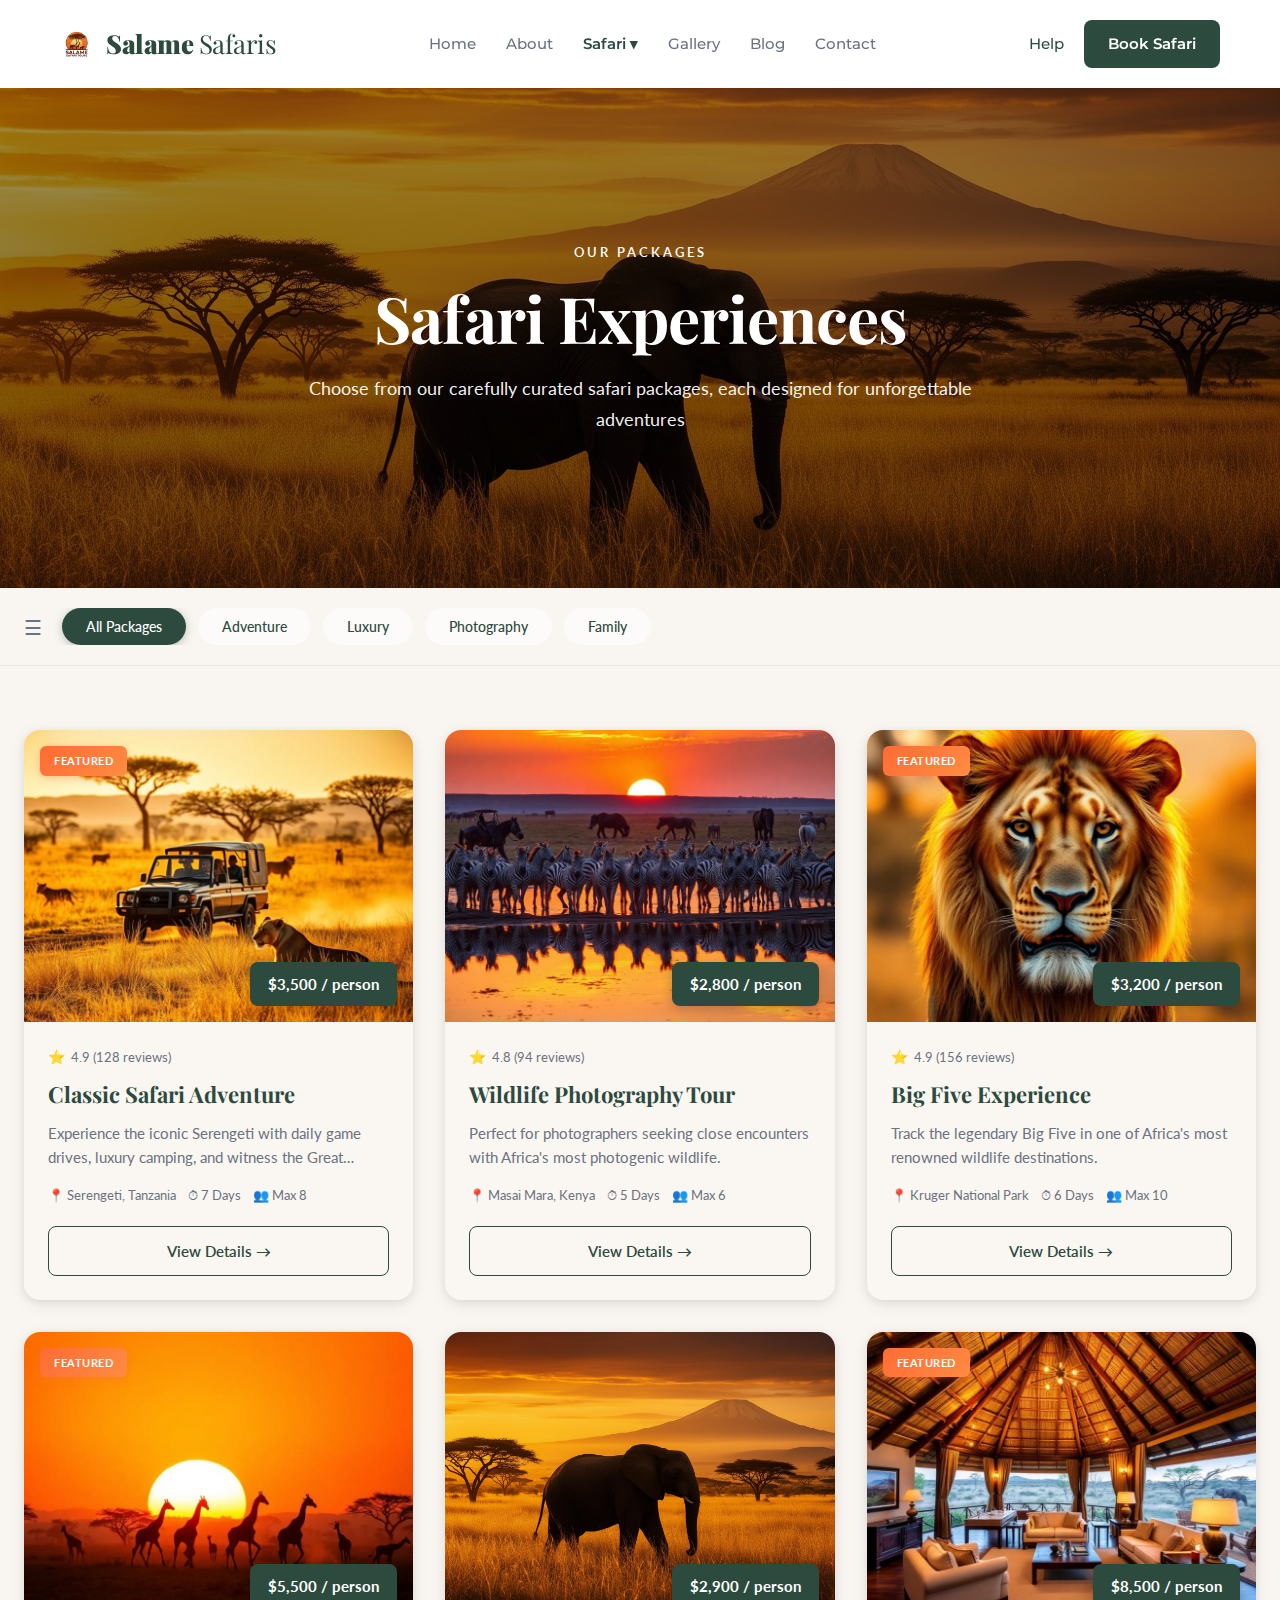
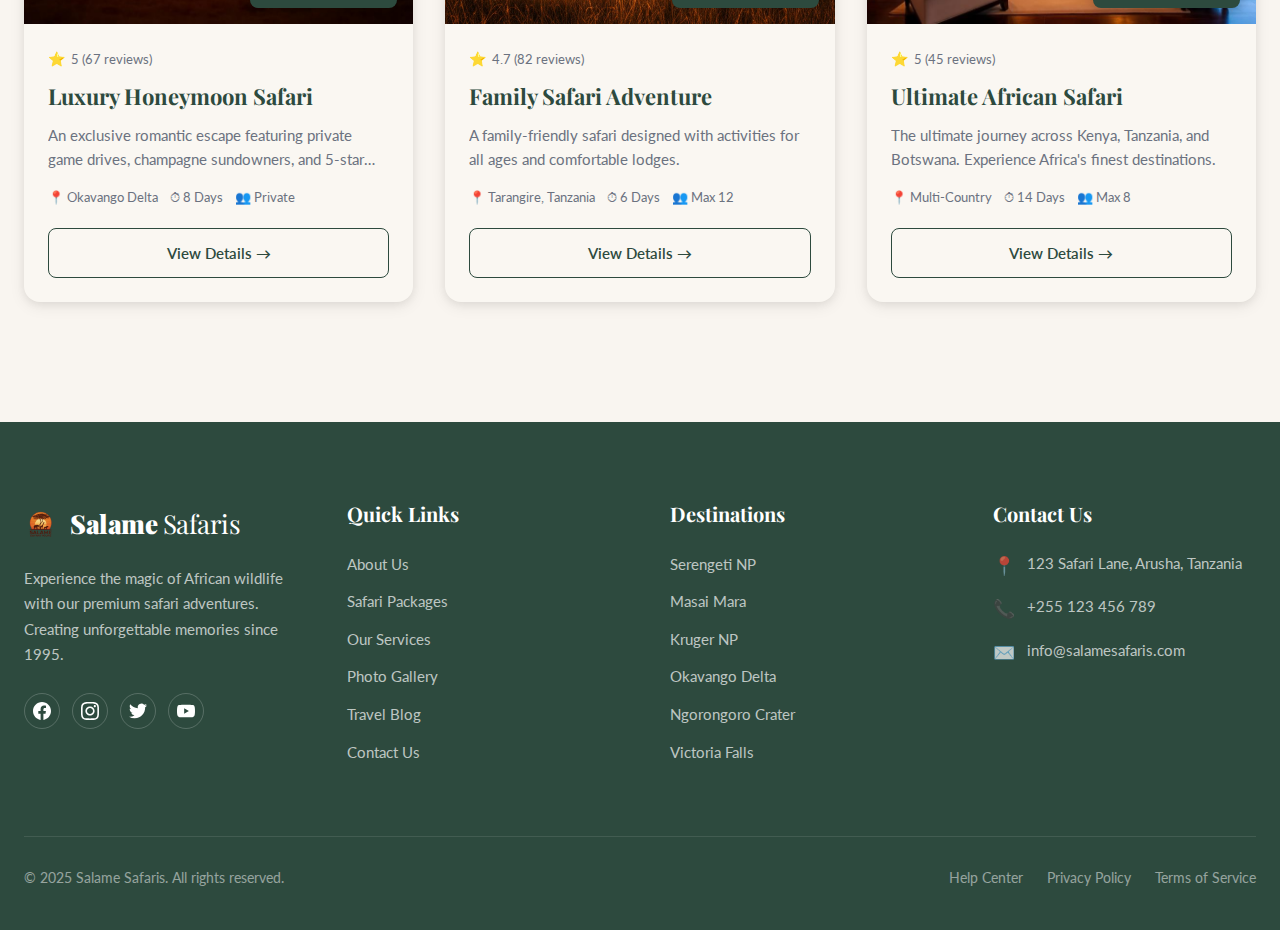
<file: packages.html>
<!DOCTYPE html>
<html lang="en">

<head>
  <meta charset="UTF-8">
  <meta name="viewport" content="width=device-width, initial-scale=1.0">
  <title>Safari Packages - Salame Safaris</title>
  <style>
    @import url('https://fonts.googleapis.com/css2?family=Playfair+Display:wght@400;600;700;900&family=Lato:wght@300;400;700&display=swap');
    @import url('https://fonts.googleapis.com/css2?family=Cormorant+Garamond:wght@400;600;700&family=Montserrat:wght@300;400;500;600&display=swap');

    /* CSS Variables */
    :root {
      --color-jungle: #2D4A3E;
      --color-jungle-dark: #1a2e26;
      --color-gold: var(--color-gold);
      --color-gold-dark: #a56632;
      --color-cream: #FAF7F2;
      --color-beige: #F9F5F0;
      --color-text: #1f2937;
      --color-text-muted: #6b7280;
      --color-border: #e5e7eb;
      --color-white: #ffffff;
      --radius-sm: 8px;
      --radius-md: 12px;
      --radius-lg: 16px;
      --radius-full: 9999px;
      --transition: all 0.3s ease;
    }

    /* Reset & Base */
    * {
      margin: 0;
      padding: 0;
      box-sizing: border-box;
    }

    body {
      font-family: 'Lato', sans-serif;
      background: var(--color-cream);
      color: var(--color-text);
      line-height: 1.6;
    }

    h1,
    h2,
    h3,
    h4,
    h5 {
      font-family: 'Playfair Display', serif;
      font-weight: 700;
      line-height: 1.2;
    }

    img {
      max-width: 100%;
      display: block;
    }

    button {
      font-family: inherit;
      cursor: pointer;
    }

    /* ================= STANDARD NAVIGATION ================= */
    .nav {
      display: flex;
      align-items: center;
      justify-content: space-between;
      padding: 20px 60px;
      background: #ffffff;
      position: sticky;
      top: 0;
      z-index: 1000;
      box-shadow: 0 2px 10px rgba(0, 0, 0, 0.05);
      font-family: 'Montserrat', sans-serif;
    }

    .logo {
      display: flex;
      align-items: center;
      gap: 12px;
      text-decoration: none;
    }

    .logo img {
      height: 44px;
      width: auto;
      object-fit: contain;
    }

    .logo-text {
      font-family: 'Playfair Display', serif;
      font-size: 26px;
      font-weight: 900;
      color: var(--color-jungle);
      letter-spacing: -0.5px;
      line-height: 1;
    }

    .logo-text span {
      color: var(--color-gold);
      font-weight: 400;
    }

    .logo-sub {
      font-size: 12px;
      color: #6B7565;
      font-family: 'Montserrat', sans-serif;
    }

    .logo-main span {
      display: none;
    }

    .nav nav {
      display: flex;
      gap: 30px;
      align-items: center;
    }

    .nav nav a {
      text-decoration: none;
      color: var(--color-text-muted);
      font-size: 15px;
      font-weight: 500;
      transition: var(--transition);
      position: relative;
    }

    .nav nav a:hover,
    .nav nav a.active {
      color: var(--color-jungle);
    }

    /* Dropdown Styles */
    .dropdown {
      position: relative;
      height: 100%;
      display: flex;
      align-items: center;
    }

    .dropdown-trigger {
      display: flex;
      align-items: center;
      gap: 4px;
      cursor: pointer;
      color: #6B7565;
      font-size: 15px;
      font-weight: 400;
      transition: all 0.3s ease;
      text-decoration: none;
      font-family: 'Montserrat', sans-serif;
      padding: 0;
    }

    .dropdown-trigger:hover,
    .dropdown-trigger.active {
      color: var(--color-jungle);
      font-weight: 600;
    }

    .dropdown-content {
      position: absolute;
      top: 100%;
      left: 50%;
      transform: translateX(-50%) translateY(10px);
      background: #ffffff;
      min-width: 180px;
      box-shadow: 0 10px 30px rgba(0, 0, 0, 0.1);
      border-radius: 12px;
      padding: 10px 0;
      opacity: 0;
      visibility: hidden;
      transition: all 0.3s ease;
      z-index: 1001;
    }

    .dropdown:hover .dropdown-content {
      opacity: 1;
      visibility: visible;
      transform: translateX(-50%) translateY(0);
    }

    .dropdown-content a {
      display: block;
      padding: 10px 20px;
      white-space: nowrap;
      color: #6B7565;
      font-size: 14px;
      transition: all 0.2s ease;
      text-align: left;
    }

    .dropdown-content a:hover {
      background: rgba(0, 0, 0, 0.03);
      color: var(--color-jungle);
    }

    .nav-actions {
      display: flex;
      align-items: center;
      gap: 20px;
    }

    .nav-help {
      color: var(--color-jungle);
      text-decoration: none;
      font-size: 15px;
      font-weight: 500;
      font-family: 'Montserrat', sans-serif;
    }

    .btn-primary {
      background: var(--color-jungle);
      color: white;
      padding: 12px 24px;
      border-radius: var(--radius-sm);
      text-decoration: none;
      font-size: 15px;
      font-weight: 600;
      transition: var(--transition);
      border: none;
      cursor: pointer;
    }

    .btn-primary:hover {
      background: var(--color-jungle-dark);
      transform: translateY(-2px);
      box-shadow: 0 4px 12px rgba(0, 0, 0, 0.1);
    }

    .mobile-menu-btn {
      display: none;
      background: none;
      border: none;
      font-size: 24px;
      color: var(--color-jungle);
      cursor: pointer;
    }

    @media (max-width: 768px) {
      .nav {
        padding: 15px 20px;
      }

      .nav nav {
        position: fixed;
        top: 70px;
        left: -100%;
        width: 100%;
        height: calc(100vh - 70px);
        background: #ffffff;
        flex-direction: column;
        padding: 40px 20px;
        gap: 20px;
        transition: left 0.3s ease;
        box-shadow: 0 10px 30px rgba(0, 0, 0, 0.1);
      }

      .nav nav.active {
        left: 0;
      }

      .nav nav a {
        font-size: 18px;
        padding: 10px 0;
      }

      .mobile-menu-btn {
        display: block;
      }

      .dropdown {
        flex-direction: column;
        height: auto;
        width: 100%;
      }

      .dropdown-content {
        position: static;
        box-shadow: none;
        transform: none;
        display: none;
        padding-left: 20px;
        width: 100%;
        opacity: 1;
        visibility: visible;
      }

      .dropdown.active .dropdown-content {
        display: block;
      }
    }

    /* Hero Section */
    .hero {
      position: relative;
      height: 500px;
      display: flex;
      align-items: center;
      justify-content: center;
      overflow: hidden;
      background: #1a1a1a;
    }

    .hero-bg {
      position: absolute;
      inset: 0;
      width: 100%;
      height: 100%;
      object-fit: cover;
      opacity: 0.9;
    }

    .hero-overlay {
      position: absolute;
      inset: 0;
      background: linear-gradient(180deg, rgba(0, 0, 0, 0.3) 0%, rgba(0, 0, 0, 0.5) 100%);
    }

    .hero-content {
      position: relative;
      z-index: 2;
      text-align: center;
      color: #fff;
      max-width: 900px;
      padding: 0 24px;
    }

    .eyebrow {
      color: var(--color-gold);
      font-size: 13px;
      font-weight: 600;
      text-transform: uppercase;
      letter-spacing: 3px;
      margin-bottom: 20px;
      display: block;
      font-family: 'Lato', sans-serif;
    }

    .hero h2 {
      font-size: 64px;
      font-weight: 700;
      margin-bottom: 20px;
      letter-spacing: -1px;
      font-family: 'Playfair Display', serif;
      line-height: 1.1;
    }

    .hero p {
      font-size: 18px;
      color: rgba(255, 255, 255, 0.95);
      max-width: 700px;
      margin: 0 auto;
      font-family: 'Lato', sans-serif;
      line-height: 1.7;
    }

    /* Filter Bar */
    .filter-bar {
      background: var(--color-beige);
      border-bottom: 1px solid rgba(0, 0, 0, 0.05);
      position: sticky;
      top: 72px;
      z-index: 90;
      padding: 20px 0;
    }

    .filter-container {
      max-width: 1400px;
      margin: 0 auto;
      padding: 0 24px;
      display: flex;
      align-items: center;
      gap: 12px;
      overflow-x: auto;
    }

    .filter-icon {
      color: var(--color-text-muted);
      font-size: 20px;
      margin-right: 8px;
    }

    .filter-btn {
      background: rgba(255, 255, 255, 0.6);
      border: none;
      padding: 10px 24px;
      border-radius: 999px;
      font-size: 14px;
      font-weight: 500;
      color: var(--color-jungle);
      white-space: nowrap;
      transition: all 0.25s ease;
      font-family: 'Lato', sans-serif;
    }

    .filter-btn:hover {
      background: rgba(255, 255, 255, 0.9);
      transform: translateY(-1px);
    }

    .filter-btn.active {
      background: var(--color-jungle);
      color: #fff;
      box-shadow: 0 2px 8px rgba(45, 74, 62, 0.3);
    }

    /* Packages Section */
    .packages {
      max-width: 1400px;
      margin: 0 auto;
      padding: 64px 24px 120px;
      background: var(--color-beige);
    }

    .packages-grid {
      display: grid;
      grid-template-columns: repeat(3, 1fr);
      gap: 32px;
    }

    @media (max-width: 1200px) {
      .packages-grid {
        grid-template-columns: repeat(2, 1fr);
      }
    }

    @media (max-width: 768px) {
      .packages-grid {
        grid-template-columns: 1fr;
      }
    }

    /* Package Card */
    .package-card {
      background: var(--color-cream);
      border-radius: 16px;
      overflow: hidden;
      box-shadow: 0 2px 8px rgba(0, 0, 0, 0.06), 0 4px 16px rgba(0, 0, 0, 0.08);
      transition: transform 0.3s ease, box-shadow 0.3s ease;
    }

    .package-card:hover {
      transform: translateY(-8px);
      box-shadow: 0 8px 20px rgba(0, 0, 0, 0.12), 0 16px 32px rgba(0, 0, 0, 0.14);
    }

    .card-image {
      position: relative;
      aspect-ratio: 4 / 3;
      overflow: hidden;
    }

    .card-image img {
      width: 100%;
      height: 100%;
      object-fit: cover;
      transition: transform 0.5s ease;
    }

    .package-card:hover .card-image img {
      transform: scale(1.05);
    }

    .featured-badge {
      position: absolute;
      top: 16px;
      left: 16px;
      background: linear-gradient(135deg, #ff6b35 0%, #ff8c42 100%);
      color: #fff;
      padding: 6px 14px;
      border-radius: 6px;
      font-size: 11px;
      font-weight: 700;
      text-transform: uppercase;
      letter-spacing: 0.5px;
      z-index: 2;
      box-shadow: 0 2px 8px rgba(255, 107, 53, 0.4);
    }

    .price-tag {
      position: absolute;
      bottom: 16px;
      right: 16px;
      background: var(--color-jungle);
      color: #fff;
      padding: 10px 18px;
      border-radius: var(--radius-sm);
      font-size: 15px;
      font-weight: 700;
      z-index: 2;
      box-shadow: 0 4px 12px rgba(0, 0, 0, 0.2);
      font-family: 'Lato', sans-serif;
    }

    .card-body {
      padding: 24px;
    }

    .rating {
      display: flex;
      align-items: center;
      gap: 6px;
      font-size: 13px;
      color: var(--color-text-muted);
      margin-bottom: 12px;
      font-family: 'Lato', sans-serif;
    }

    .star {
      color: var(--color-gold);
      font-size: 14px;
    }

    .card-body h3 {
      font-size: 22px;
      font-weight: 700;
      color: var(--color-jungle);
      margin-bottom: 12px;
      line-height: 1.3;
      font-family: 'Playfair Display', serif;
    }

    .card-body .description {
      color: var(--color-text-muted);
      font-size: 15px;
      margin-bottom: 16px;
      line-height: 1.6;
      display: -webkit-box;
      -webkit-line-clamp: 2;
      -webkit-box-orient: vertical;
      line-clamp: 2;
      overflow: hidden;
      font-family: 'Lato', sans-serif;
    }

    .meta {
      display: flex;
      gap: 12px;
      flex-wrap: wrap;
      font-size: 13px;
      color: var(--color-text-muted);
      margin-bottom: 20px;
      font-family: 'Lato', sans-serif;
    }

    .meta-item {
      display: flex;
      align-items: center;
      gap: 6px;
    }

    .view-details-btn {
      display: inline-flex;
      align-items: center;
      justify-content: center;
      gap: 8px;
      width: 100%;
      text-align: center;
      padding: 12px 20px;
      border-radius: var(--radius-sm);
      border: 1.5px solid var(--color-jungle);
      background: transparent;
      color: var(--color-jungle);
      font-weight: 600;
      font-size: 15px;
      text-decoration: none;
      transition: var(--transition);
      font-family: 'Lato', sans-serif;
    }

    .view-details-btn:hover {
      background: var(--color-jungle);
      color: #fff;
      transform: translateY(-2px);
      box-shadow: 0 4px 12px rgba(0, 0, 0, 0.1);
    }

    /* ================= MASTER FOOTER ================= */
    .footer {
      background: var(--color-jungle);
      color: var(--color-white);
      padding: 80px 24px 40px;
      font-family: 'Lato', sans-serif;
    }

    .footer-grid {
      max-width: 1400px;
      margin: 0 auto;
      display: grid;
      grid-template-columns: repeat(auto-fit, minmax(250px, 1fr));
      gap: 60px;
      margin-bottom: 60px;
    }

    .footer-column h4 {
      font-family: 'Playfair Display', serif;
      font-size: 20px;
      font-weight: 700;
      margin-bottom: 25px;
      color: var(--color-white);
    }

    .footer-brand .logo {
      margin-bottom: 20px;
      display: flex;
      align-items: center;
      gap: 12px;
    }

    .footer-brand .logo-circle {
      width: 44px;
      height: 44px;
      background: var(--color-gold);
      border-radius: 50%;
      display: flex;
      align-items: center;
      justify-content: center;
      color: var(--color-jungle);
      font-family: 'Cormorant Garamond', serif;
      font-size: 20px;
      font-weight: 700;
    }

    .footer-brand .logo-text .logo-main {
      font-family: 'Cormorant Garamond', serif;
      font-size: 22px;
      font-weight: 700;
      color: var(--color-white);
      line-height: 1;
    }

    .footer-brand .logo-text .logo-sub {
      font-size: 12px;
      color: rgba(255, 255, 255, 0.6);
      text-transform: uppercase;
      letter-spacing: 1px;
    }

    .footer-description {
      font-size: 15px;
      line-height: 1.7;
      color: rgba(255, 255, 255, 0.7);
      margin-bottom: 25px;
    }

    .footer-social {
      display: flex;
      gap: 12px;
    }

    .social-icon {
      width: 36px;
      height: 36px;
      border-radius: 50%;
      border: 1px solid rgba(255, 255, 255, 0.2);
      display: flex;
      align-items: center;
      justify-content: center;
      color: var(--color-white);
      transition: var(--transition);
      text-decoration: none;
    }

    .social-icon:hover {
      background: var(--color-gold);
      border-color: var(--color-gold);
      color: var(--color-jungle);
      transform: translateY(-3px);
    }

    .footer-links {
      list-style: none;
      padding: 0;
      margin: 0;
    }

    .footer-links li {
      margin-bottom: 12px;
    }

    .footer-links a {
      color: rgba(255, 255, 255, 0.7);
      text-decoration: none;
      font-size: 15px;
      transition: var(--transition);
    }

    .footer-links a:hover {
      color: var(--color-gold);
      padding-left: 5px;
    }

    .footer-contact {
      display: flex;
      flex-direction: column;
      gap: 15px;
    }

    .contact-item {
      display: flex;
      align-items: flex-start;
      gap: 12px;
      color: rgba(255, 255, 255, 0.7);
      font-size: 15px;
    }

    .contact-icon {
      color: var(--color-gold);
      font-size: 18px;
      flex-shrink: 0;
    }

    .footer-bottom {
      max-width: 1400px;
      margin: 0 auto;
      padding-top: 30px;
      border-top: 1px solid rgba(255, 255, 255, 0.1);
      display: flex;
      flex-direction: column;
      align-items: center;
      gap: 15px;
      text-align: center;
    }

    @media (min-width: 768px) {
      .footer-bottom {
        flex-direction: row;
        justify-content: space-between;
        text-align: left;
      }
    }

    .footer-bottom p {
      font-size: 14px;
      color: rgba(255, 255, 255, 0.5);
    }

    .footer-bottom-links {
      display: flex;
      gap: 24px;
    }

    .footer-bottom-links a {
      font-size: 14px;
      color: rgba(255, 255, 255, 0.5);
      text-decoration: none;
      transition: var(--transition);
    }

    .footer-bottom-links a:hover {
      color: var(--color-gold);
    }

    @media (min-width: 768px) {
      .footer-bottom {
        flex-direction: row;
        justify-content: space-between;
        text-align: left;
      }
    }

    .footer-bottom p {
      font-size: 14px;
      color: rgba(255, 255, 255, 0.5);
    }

    .footer-bottom-links {
      display: flex;
      gap: 24px;
    }

    .footer-bottom-links a {
      font-size: 14px;
      color: rgba(255, 255, 255, 0.5);
      text-decoration: none;
      transition: var(--transition);
    }

    .footer-bottom-links a:hover {
      color: var(--color-gold);
    }

    /* Responsive */
    @media (max-width: 1024px) {
      .packages-grid {
        grid-template-columns: repeat(auto-fill, minmax(320px, 1fr));
      }

      .footer-container {
        grid-template-columns: 1fr 1fr;
        gap: 32px;
      }
    }

    @media (max-width: 768px) {
      .nav-menu {
        display: none;
      }

      .hero h2 {
        font-size: 40px;
      }

      .hero p {
        font-size: 16px;
      }

      .packages-grid {
        grid-template-columns: 1fr;
      }

      .footer-container {
        grid-template-columns: 1fr;
        gap: 40px;
      }

      .footer-bottom {
        flex-direction: column;
        gap: 16px;
        text-align: center;
      }
    }
  </style>
</head>

<body>
  <!-- ================= NAVIGATION ================= -->
  <header class="nav">
    <a href="index.html" class="logo">
      <img src="pictures/logo2.png" alt="Salame Safaris">
      <span class="logo-text">Salame <span>Safaris</span></span>
    </a>

    <nav id="mainNav">
      <a href="index.html">Home</a>
      <a href="About.html">About</a>
      <div class="dropdown">
        <a href="Packages.html" class="dropdown-trigger active">Safari ▾</a>
        <div class="dropdown-content">
          <a href="Packages.html" style="color: var(--color-jungle); font-weight: 600;">Packages</a>
          <a href="Services.html">Services</a>
        </div>
      </div>
      <a href="Gallery.html">Gallery</a>
      <a href="blog.html">Blog</a>
      <a href="Contact.html">Contact</a>
    </nav>

    <div class="nav-actions">
      <a href="Help.html" class="nav-help">Help</a>
      <button class="mobile-menu-btn" onclick="toggleMenu()">☰</button>
      <a href="Booking.html" class="btn-primary">Book Safari</a>
    </div>
  </header>

  <!-- Hero Section -->
  <section class="hero">
    <img src="Assests/hero-safari.jpg" alt="Safari Landscape" class="hero-bg">
    <div class="hero-overlay"></div>
    <div class="hero-content">
      <span class="eyebrow">Our Packages</span>
      <h2>Safari Experiences</h2>
      <p>Choose from our carefully curated safari packages, each designed for unforgettable adventures</p>
    </div>
  </section>

  <!-- Filter Bar -->
  <section class="filter-bar">
    <div class="filter-container">
      <span class="filter-icon">☰</span>
      <button class="filter-btn active" data-category="all">All Packages</button>
      <button class="filter-btn" data-category="adventure">Adventure</button>
      <button class="filter-btn" data-category="luxury">Luxury</button>
      <button class="filter-btn" data-category="photography">Photography</button>
      <button class="filter-btn" data-category="family">Family</button>
    </div>
  </section>

  <!-- Packages Grid -->
  <section class="packages">
    <div class="packages-grid" id="packagesGrid">
      <!-- Cards will be dynamically inserted here -->
    </div>
  </section>

  <footer class="footer">
    <div class="footer-grid">
      <!-- Column 1: Brand -->
      <div class="footer-column footer-brand">
        <a href="index.html" class="logo">
          <img src="pictures/logo2.png" alt="Salame Safaris">
          <span class="logo-text" style="color: white;">Salame <span
              style="color: var(--color-gold);">Safaris</span></span>
        </a>
        <p class="footer-description">
          Experience the magic of African wildlife with our premium safari adventures. Creating unforgettable memories
          since 1995.
        </p>
        <div class="footer-social">
          <a href="#" class="social-icon" aria-label="Facebook">
            <svg width="18" height="18" fill="currentColor" viewBox="0 0 24 24">
              <path
                d="M24 12.073c0-6.627-5.373-12-12-12s-12 5.373-12 12c0 5.99 4.388 10.954 10.125 11.854v-8.385H7.078v-3.47h3.047V9.43c0-3.007 1.792-4.669 4.533-4.669 1.312 0 2.686.235 2.686.235v2.953H15.83c-1.491 0-1.956.925-1.956 1.874v2.25h3.328l-.532 3.47h-2.796v8.385C19.612 23.027 24 18.062 24 12.073z" />
            </svg>
          </a>
          <a href="#" class="social-icon" aria-label="Instagram">
            <svg width="18" height="18" fill="currentColor" viewBox="0 0 24 24">
              <path
                d="M12 2.163c3.204 0 3.584.012 4.85.07 3.252.148 4.771 1.691 4.919 4.919.058 1.265.069 1.645.069 4.849 0 3.205-.012 3.584-.069 4.849-.149 3.225-1.664 4.771-4.919 4.919-1.266.058-1.644.07-4.85.07-3.204 0-3.584-.012-4.849-.07-3.26-.149-4.771-1.699-4.919-4.92-.058-1.265-.07-1.644-.07-4.849 0-3.204.013-3.583.07-4.849.149-3.227 1.664-4.771 4.919-4.919 1.266-.057 1.645-.069 4.849-.069zm0-2.163c-3.259 0-3.667.014-4.947.072-4.358.2-6.78 2.618-6.98 6.98-.059 1.281-.073 1.689-.073 4.948 0 3.259.014 3.668.072 4.948.2 4.358 2.618 6.78 6.98 6.98 1.281.058 1.689.072 4.948.072 3.259 0 3.668-.014 4.948-.072 4.354-.2 6.782-2.618 6.979-6.98.059-1.28.073-1.689.073-4.948 0-3.259-.014-3.667-.072-4.947-.196-4.354-2.617-6.78-6.979-6.98-1.281-.059-1.69-.073-4.949-.073zm0 5.838c-3.403 0-6.162 2.759-6.162 6.162s2.759 6.163 6.162 6.163 6.162-2.759 6.162-6.163c0-3.403-2.759-6.162-6.162-6.162zm0 10.162c-2.209 0-4-1.79-4-4 0-2.209 1.791-4 4-4s4 1.791 4 4c0 2.21-1.791 4-4 4zm6.406-11.845c-.796 0-1.441.645-1.441 1.44s.645 1.44 1.441 1.44c.795 0 1.439-.645 1.439-1.44s-.644-1.44-1.439-1.44z" />
            </svg>
          </a>
          <a href="#" class="social-icon" aria-label="Twitter">
            <svg width="18" height="18" fill="currentColor" viewBox="0 0 24 24">
              <path
                d="M23.953 4.57a10 10 0 01-2.825.775 4.958 4.958 0 002.163-2.723c-.951.555-2.005.959-3.127 1.184a4.92 4.92 0 00-8.384 4.482C7.69 8.095 4.067 6.13 1.64 3.162a4.822 4.822 0 00-.666 2.475c0 1.71.87 3.213 2.188 4.096a4.904 4.904 0 01-2.228-.616v.06a4.923 4.923 0 003.946 4.827 4.996 4.996 0 01-2.212.085 4.936 4.936 0 004.604 3.417 9.867 9.867 0 01-6.102 2.105c-.39 0-.779-.023-1.17-.067a13.995 13.995 0 007.557 2.209c9.053 0 13.998-7.496 13.998-13.985 0-.21 0-.42-.015-.63A9.935 9.935 0 0024 4.59z" />
            </svg>
          </a>
          <a href="#" class="social-icon" aria-label="YouTube">
            <svg width="18" height="18" fill="currentColor" viewBox="0 0 24 24">
              <path
                d="M23.498 6.186a3.016 3.016 0 0 0-2.122-2.136C19.505 3.545 12 3.545 12 3.545s-7.505 0-9.377.505A3.017 3.017 0 0 0 .502 6.186C0 8.07 0 12 0 12s0 3.93.502 5.814a3.016 3.016 0 0 0 2.122 2.136c1.871.505 9.376.505 9.376.505s7.505 0 9.377-.505a3.015 3.015 0 0 0 2.122-2.136C24 15.93 24 12 24 12s0-3.93-.502-5.814zM9.545 15.568V8.432L15.818 12l-6.273 3.568z" />
            </svg>
          </a>
        </div>
      </div>

      <!-- Column 2: Quick Links -->
      <div class="footer-column">
        <h4>Quick Links</h4>
        <ul class="footer-links">
          <li><a href="About.html">About Us</a></li>
          <li><a href="Packages.html">Safari Packages</a></li>
          <li><a href="Services.html">Our Services</a></li>
          <li><a href="Gallery.html">Photo Gallery</a></li>
          <li><a href="blog.html">Travel Blog</a></li>
          <li><a href="Contact.html">Contact Us</a></li>
        </ul>
      </div>

      <!-- Column 3: Destinations -->
      <div class="footer-column">
        <h4>Destinations</h4>
        <ul class="footer-links">
          <li><a href="#">Serengeti NP</a></li>
          <li><a href="#">Masai Mara</a></li>
          <li><a href="#">Kruger NP</a></li>
          <li><a href="#">Okavango Delta</a></li>
          <li><a href="#">Ngorongoro Crater</a></li>
          <li><a href="#">Victoria Falls</a></li>
        </ul>
      </div>

      <!-- Column 4: Contact -->
      <div class="footer-column">
        <h4>Contact Us</h4>
        <div class="footer-contact">
          <div class="contact-item">
            <span class="contact-icon">📍</span>
            <span>123 Safari Lane, Arusha, Tanzania</span>
          </div>
          <div class="contact-item">
            <span class="contact-icon">📞</span>
            <span>+255 123 456 789</span>
          </div>
          <div class="contact-item">
            <span class="contact-icon">✉️</span>
            <span>info@salamesafaris.com</span>
          </div>
        </div>
      </div>
    </div>

    <!-- Footer Bottom -->
    <div class="footer-bottom">
      <p>© 2025 Salame Safaris. All rights reserved.</p>
      <div class="footer-bottom-links">
        <a href="Help.html">Help Center</a>
        <a href="#">Privacy Policy</a>
        <a href="#">Terms of Service</a>
      </div>
    </div>
  </footer>

  <script>
    // Package Data
    const packages = [
      {
        id: 1,
        name: "Classic Safari Adventure",
        location: "Serengeti, Tanzania",
        duration: "7 Days",
        group: "Max 8",
        price: 3500,
        rating: 4.9,
        reviews: 128,
        image: "Assests/safari-jeep.jpg",
        featured: true,
        category: "adventure",
        description: "Experience the iconic Serengeti with daily game drives, luxury camping, and witness the Great Migration."
      },
      {
        id: 2,
        name: "Wildlife Photography Tour",
        location: "Masai Mara, Kenya",
        duration: "5 Days",
        group: "Max 6",
        price: 2800,
        rating: 4.8,
        reviews: 94,
        image: "Assests/zebras-waterhole.jpg",
        featured: false,
        category: "photography",
        description: "Perfect for photographers seeking close encounters with Africa's most photogenic wildlife."
      },
      {
        id: 3,
        name: "Big Five Experience",
        location: "Kruger National Park",
        duration: "6 Days",
        group: "Max 10",
        price: 3200,
        rating: 4.9,
        reviews: 156,
        image: "Assests/lion-portrait.jpg",
        featured: true,
        category: "adventure",
        description: "Track the legendary Big Five in one of Africa's most renowned wildlife destinations."
      },
      {
        id: 4,
        name: "Luxury Honeymoon Safari",
        location: "Okavango Delta",
        duration: "8 Days",
        group: "Private",
        price: 5500,
        rating: 5.0,
        reviews: 67,
        image: "Assests/giraffes-sunrise.jpg",
        featured: true,
        category: "luxury",
        description: "An exclusive romantic escape featuring private game drives, champagne sundowners, and 5-star accommodations."
      },
      {
        id: 5,
        name: "Family Safari Adventure",
        location: "Tarangire, Tanzania",
        duration: "6 Days",
        group: "Max 12",
        price: 2900,
        rating: 4.7,
        reviews: 82,
        image: "Assests/hero-safari.jpg",
        featured: false,
        category: "family",
        description: "A family-friendly safari designed with activities for all ages and comfortable lodges."
      },
      {
        id: 6,
        name: "Ultimate African Safari",
        location: "Multi-Country",
        duration: "14 Days",
        group: "Max 8",
        price: 8500,
        rating: 5.0,
        reviews: 45,
        image: "Assests/safari-lodge.jpg",
        featured: true,
        category: "luxury",
        description: "The ultimate journey across Kenya, Tanzania, and Botswana. Experience Africa's finest destinations."
      }
    ];

    const grid = document.getElementById('packagesGrid');
    const filterButtons = document.querySelectorAll('.filter-btn');

    // Render packages
    function renderPackages(category = 'all') {
      const filtered = category === 'all'
        ? packages
        : packages.filter(pkg => pkg.category === category);

      grid.innerHTML = filtered.map(pkg => `
        <div class="package-card">
          <div class="card-image">
            <img src="${pkg.image}" alt="${pkg.name}">
            ${pkg.featured ? '<span class="featured-badge">Featured</span>' : ''}
            <div class="price-tag">$${pkg.price.toLocaleString()} / person</div>
          </div>
          <div class="card-body">
            <div class="rating">
              <span class="star">⭐</span>
              <span>${pkg.rating} (${pkg.reviews} reviews)</span>
            </div>
            <h3>${pkg.name}</h3>
            <p class="description">${pkg.description}</p>
            <div class="meta">
              <span class="meta-item">📍 ${pkg.location}</span>
              <span class="meta-item">⏱ ${pkg.duration}</span>
              <span class="meta-item">👥 ${pkg.group}</span>
            </div>
            <a href="#" class="view-details-btn">View Details →</a>
          </div>
        </div>
      `).join('');
    }

    // Filter functionality
    filterButtons.forEach(btn => {
      btn.addEventListener('click', () => {
        filterButtons.forEach(b => b.classList.remove('active'));
        btn.classList.add('active');
        renderPackages(btn.dataset.category);
      });
    });

    // Initial render
    renderPackages();
  </script>

  <script>
    function toggleMenu() {
      const nav = document.getElementById('mainNav');
      nav.classList.toggle('active');
    }
  </script>
</body>

</html>
</file>
